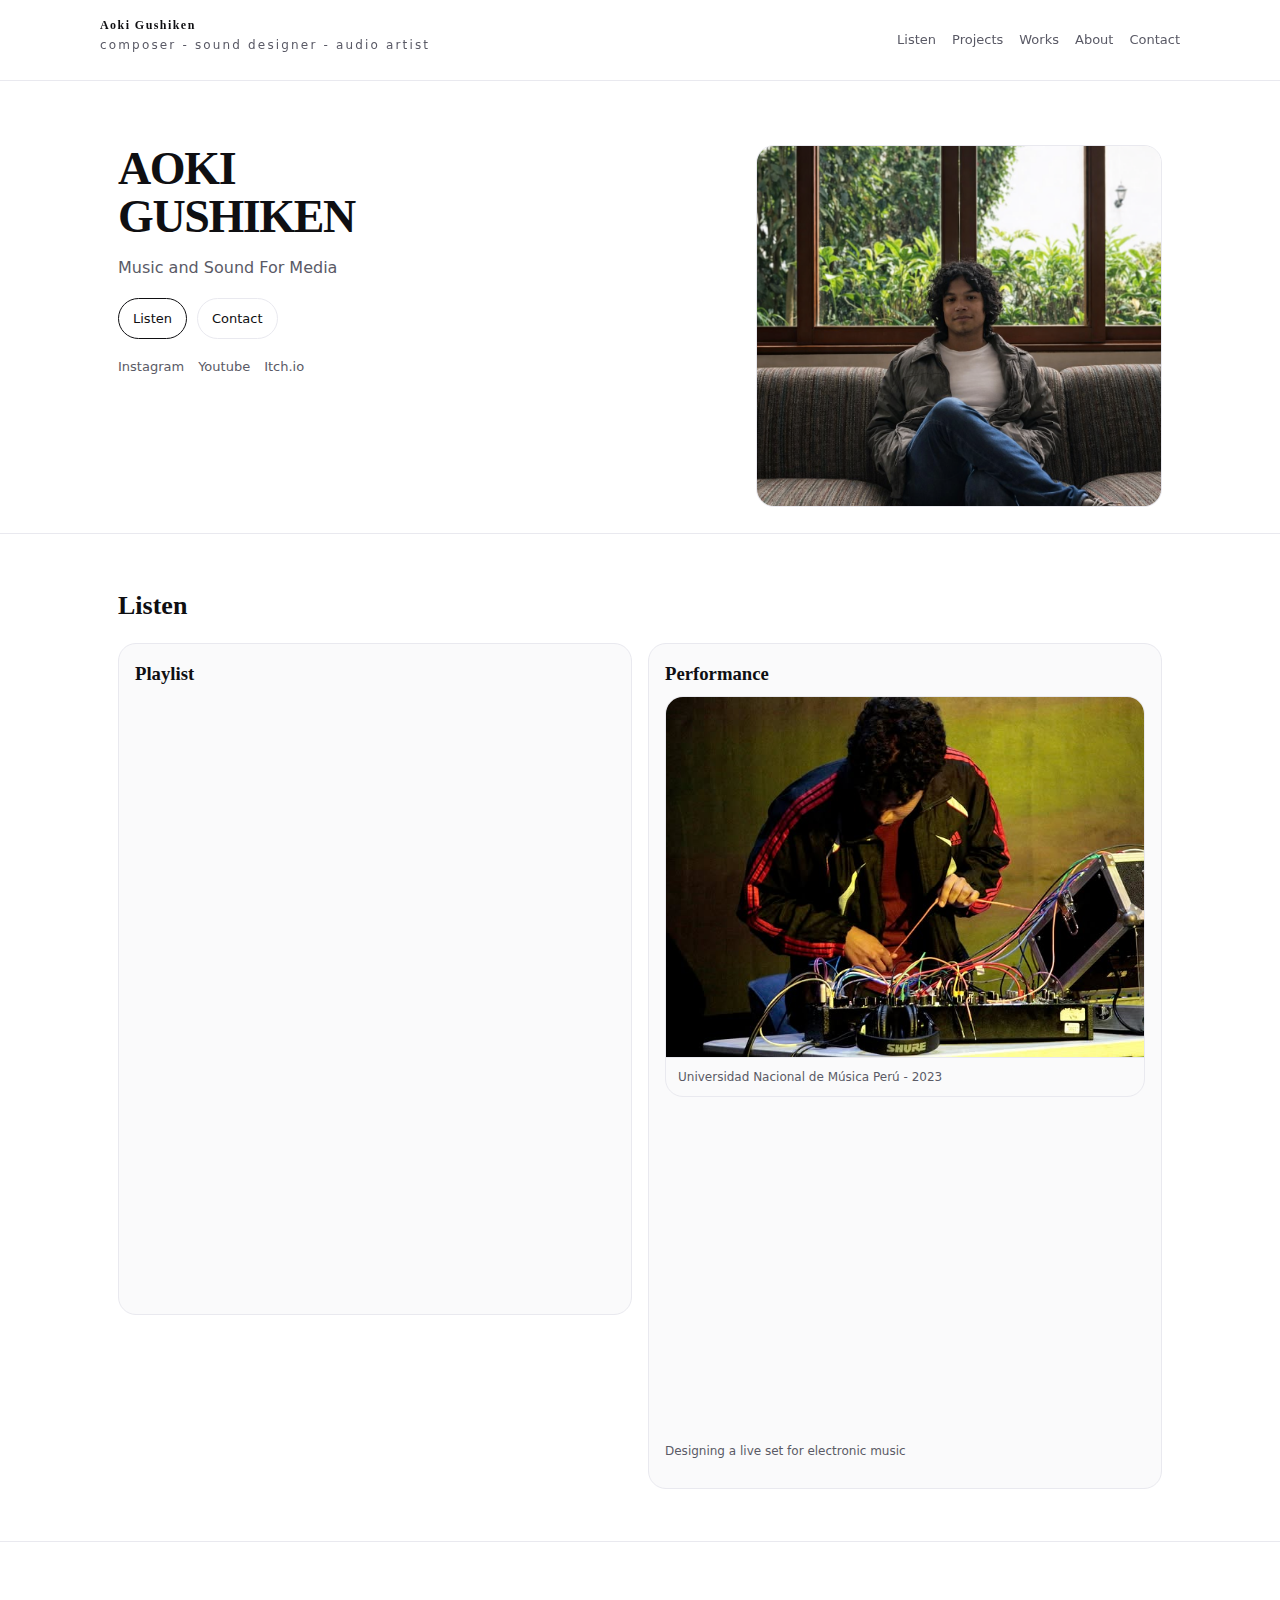
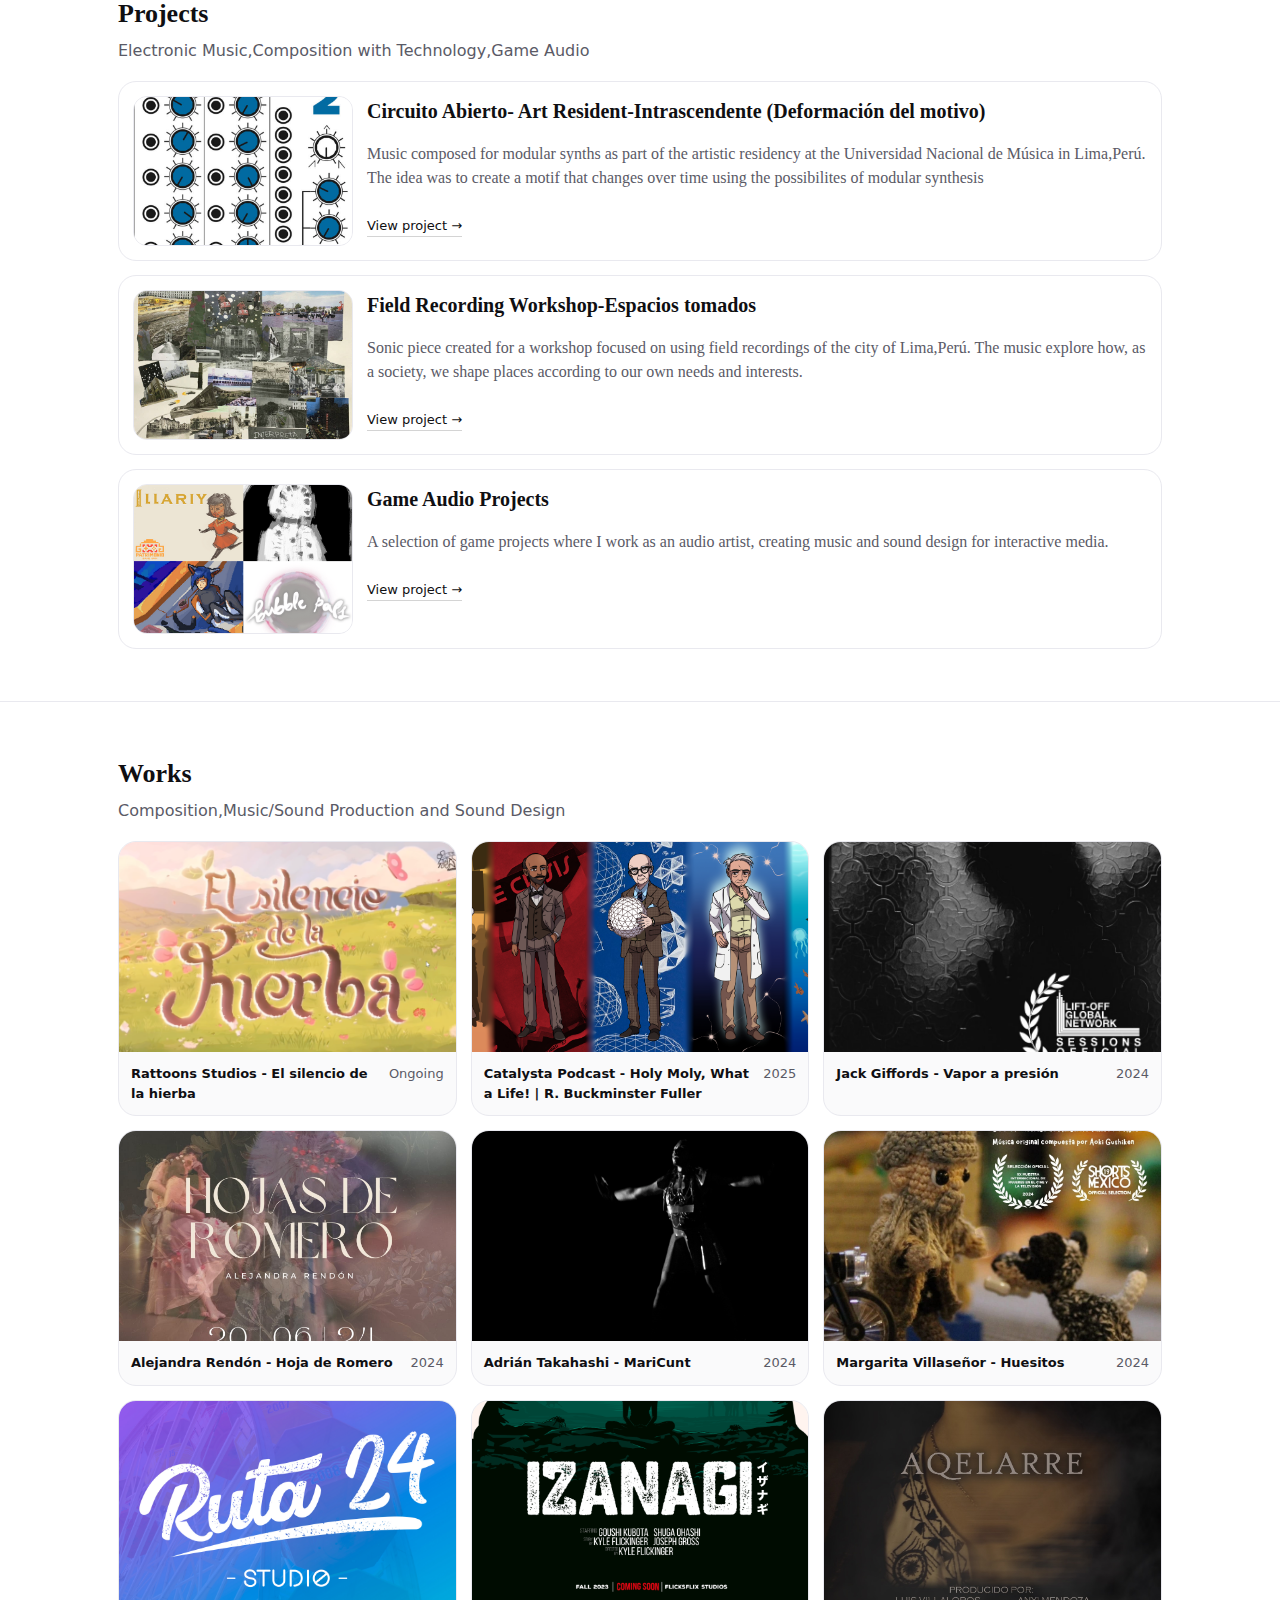
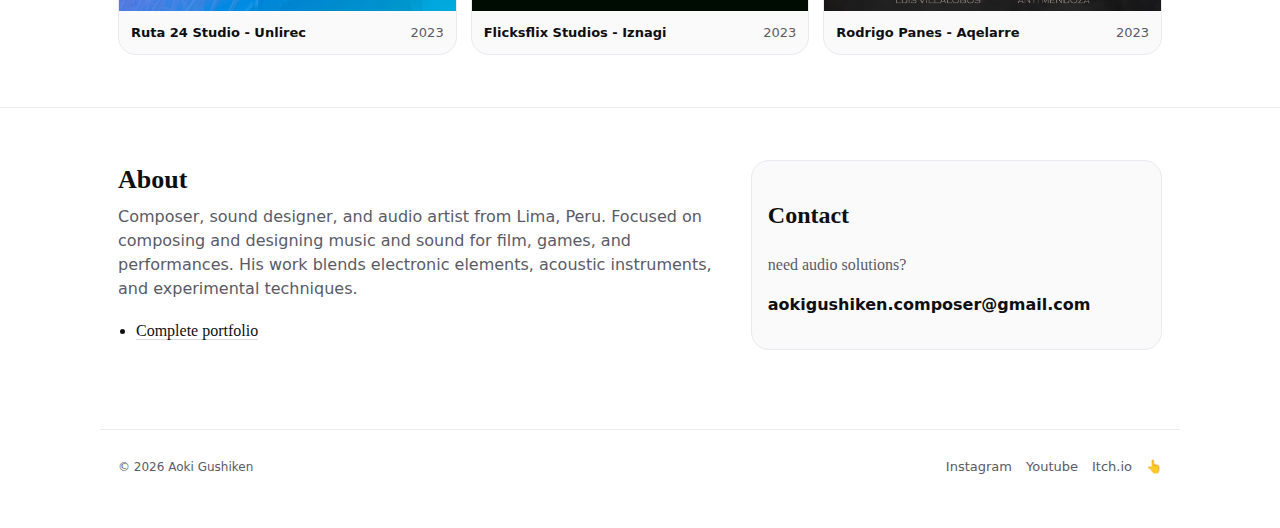
<file: index.html>
<!DOCTYPE html>
<html lang="en">
<head>
  <meta charset="utf-8" />
  <meta name="viewport" content="width=device-width,initial-scale=1" />
  <title>Aoki Gushiken — Música</title>
  <meta name="description" content="Sitio oficial: música, proyectos, álbumes, eventos y contacto." />
  <link rel="stylesheet" href="style.css" />
</head>

<body>
  <header class="header">
    <div class="wrap header__inner">
      <a class="brand" href="#top">
        <span class="brand__name">Aoki Gushiken</span>
        <!-- <span class="brand__role">composer - sound designer - audio artist</span> -->
        <span class="kicker">composer - sound designer - audio artist</span>
      </a>

      <nav class="nav" aria-label="Navegación">
        <a href="#listen">Listen</a>
        <a href="#projects">Projects</a>
        <a href="#works">Works</a>
        <a href="#about">About</a>
        <a href="#contact">Contact</a>
      </nav>

      <button class="menu" type="button" aria-label="open menuú" aria-expanded="false">Menu</button>
    </div>
  </header>

  <main id="top">
    <!-- HERO -->
    <section class="hero">
      <div class="wrap hero__grid">
        <div>
          <h1 class="title">
            AOKI<br/>
            GUSHIKEN<br/>
          </h1>
          <p class="lead">
            Music and Sound For Media 
          </p>

          <div class="cta">
            <a class="btn" href="#listen">Listen</a>
            <a class="btn btn--ghost" href="#contact">Contact</a>
          </div>

          <div class="links">
            <a href="https://www.instagram.com/san.gushito?utm_source=ig_web_button_share_sheet&igsh=ZDNlZDc0MzIxNw==" target="_blank" rel="noopener">Instagram</a>
            <a href="https://www.youtube.com/@aokigushiken2136" target="_blank" rel="noopener">Youtube</a>
            <a href="https://sangushito.itch.io/" target="_blank" rel="noopener">Itch.io</a>
          </div>
        </div>

        <figure class="hero__photo">
          <img src="assets/profile.png" alt="Foto de prensa" />
          <!-- <figcaption>Aoki Gushiken - 2025</figcaption> -->
        </figure>
      </div>
    </section>

    <!-- LISTEN -->
    <section class="section" id="listen">
      <div class="wrap">
        <div class="section__head">
          <h2>Listen</h2>
        </div>

        <div class="listen__grid">
          <div class="card">
            <h3>Playlist</h3>
            <div class="embed">
              <iframe width="100%" height="600" scrolling="yes" frameborder="no" src="https://play.reelcrafter.com/embed/8e54a412-bdcf-43e7-a01d-d23e42cbcf30"></iframe>
            </div>
          </div>

          <div class="card">
            <h3>Performance</h3>
            <figure class="hero__photo">
              <img src="assets/foto_prensa2.jpg" alt="foto prensa 2" />
              <figcaption>Universidad Nacional de Música Perú - 2023</figcaption>
            </figure>
            <iframe title="vimeo-player" src="https://player.vimeo.com/video/1151410606?h=1d41100602" width="480" height="360" frameborder="0" referrerpolicy="strict-origin-when-cross-origin" allow="autoplay; fullscreen; picture-in-picture; clipboard-write; encrypted-media; web-share" allowfullscreen></iframe>
            <p class="small muted" style="margin-top: -15px;">Designing a live set for electronic music</p>
          </div>
        </div>
      </div>
    </section>

    <!-- SELECTED projectS / PROJECTS -->
    <section class="section" id="projects">
      <div class="wrap">
        <div class="section__head">
          <h2>Projects</h2>
          <p>Electronic Music,Composition with Technology,Game Audio</p>
        </div>

        <div class="projects">
          <article class="project">
            <img src="assets/pj1.jpg" alt="Proyecto 1" />
            <div>
              <h3>Circuito Abierto- Art Resident-Intrascendente (Deformación del motivo)</h3>
              <p class="muted">Music composed for modular synths as part of the artistic residency at the Universidad Nacional de Música in Lima,Perú. The idea was to create a motif that changes over time using the possibilites of modular synthesis  </p>
              <a target="_blank" class="more" href="https://lamu.bandcamp.com/track/intrascendente-deformaci-n-del-motivo">View project →</a>
            </div>
          </article>

          <article class="project">
            <img src="assets/pj2.jpg" alt="Proyecto 2" />
            <div>
              <h3>Field Recording Workshop-Espacios tomados</h3>
              <p class="muted">Sonic piece created for a workshop focused on using field recordings of the city of Lima,Perú. The music explore how, as a society, we shape places according to our own needs and interests.</p>
              <a target="_blank" class="more" href="https://elparadero.bandcamp.com/track/espacios-tomados-aoki-gushiken">View project →</a>
            </div>
          </article>

          <article class="project">
            <img src="assets/games_portrait.png" alt="Proyecto 2" />
            <div>
              <h3>Game Audio Projects</h3>
              <p class="muted">A selection of game projects where I work as an audio artist, creating music and sound design for interactive media.</p>
              <a target="_blank" class="more" href="https://sangushito.itch.io/">View project →</a>
            </div>
          </article>
        </div>
        <!-- <div class="section__foot">
          <a class="btn btn--ghost" href="#">more</a>
        </div> -->
      </div>
    </section>

    <!-- WORKS -->
    <section class="section" id="works">
      <div class="wrap">
        <div class="section__head">
          <h2>Works</h2>
          <p>Composition,Music/Sound Production and Sound Design</p>
        </div>

        <div class="workgrid">
          <a class="work" target="_blank" href="works/work-3.html">
            <img src="assets/works/work-3.png" alt="work3" />
            <div>
              <strong>Rattoons Studios - El silencio de la hierba</strong>
              <span class="muted">Ongoing</span>
            </div>
          </a>

          <a class="work" target="_blank" href="works/work-1.html" target="_blank">
            <img src="assets/works/work-1_1.jpg" alt="work1" />
            <div>
              <strong>Catalysta Podcast - Holy Moly, What a Life! | R. Buckminster Fuller</strong>
              <span class="muted">2025</span>
            </div>
          </a>

          <a class="work" target="_blank" href="works/work-2.html">
            <img src="assets/works/work-2.jpg" alt="work2" />
            <div>
              <strong>Jack Giffords - Vapor a presión</strong>
              <span class="muted">2024</span>
            </div>
          </a>

          <a class="work" target="_blank" href="works/work-4.html">
            <img src="assets/works/work-4.jpeg" alt="work4" />
            <div>
              <strong>Alejandra Rendón - Hoja de Romero</strong>
              <span class="muted">2024</span>
            </div>
          </a>

          <a class="work" target="_blank" href="works/work-5.html">
            <img src="assets/works/work-5_1.jpg" alt="work5" />
            <div>
              <strong>Adrián Takahashi - MariCunt</strong>
              <span class="muted">2024</span>
            </div>
          </a>

          <a class="work" target="_blank" href="works/work-6.html">
            <img src="assets/works/work-6.jpg" alt="work6" />
            <div>
              <strong>Margarita Villaseñor - Huesitos</strong>
              <span class="muted">2024</span>
            </div>
          </a>

          <a class="work" target="_blank" href="works/work-7.html">
            <img src="assets/works/work-7.jpg" alt="work7" />
            <div>
              <strong>Ruta 24 Studio - Unlirec</strong>
              <span class="muted">2023</span>
            </div>
          </a>

          <a class="work" target="_blank" href="works/work-8.html">
            <img src="assets/works/work-8.png" style="object-position: bottom;" alt="work8" />
            <div>
              <strong>Flicksflix Studios - Iznagi</strong>
              <span class="muted">2023</span>
            </div>
          </a>

          <a class="work" target="_blank" href="works/work-9.html">
            <img src="assets/works/work-9.jpg" style="object-position: bottom;" alt="work8" />
            <div>
              <strong>Rodrigo Panes - Aqelarre</strong>
              <span class="muted">2023</span>
            </div>
          </a>

        </div>
      </div>
    </section>

    <!-- ABOUT / CONTACT -->
    <section class="section" id="about">
      <div class="wrap split">
        <div>
          <div class="section__head">
            <h2>About</h2>
            <p>Composer, sound designer, and audio artist from Lima, Peru.
              Focused on composing and designing music and sound for film, games, and performances.
              His work blends electronic elements, acoustic instruments, and experimental techniques. </p>
          </div>

          <p>
            
          </p>

          <ul class="list">
            <!-- <li><a href="CV">CV / Press kit (PDF)</a></li> -->
            <li><a href="https://aokigushiken.com/index.html#works">Complete portfolio</a></li>
          </ul>
        </div>

        <div class="card" id="contact">
          <h2>Contact</h2>
          <p class="muted">need audio solutions?</p>
          <p class="contactline">
            <a href="mailto:aokigushiken.composer@gmail.com"><strong>aokigushiken.composer@gmail.com</strong></a>
          </p>
        </div>
      </div>
    </section>
  </main>

  <footer class="footer">
    <div class="wrap footer__inner">
      <p class="small muted">© <span id="y"></span> Aoki Gushiken</p>
      <div class="links">
        <a href="https://www.instagram.com/san.gushito?utm_source=ig_web_button_share_sheet&igsh=ZDNlZDc0MzIxNw==" target="_blank" rel="noopener">Instagram</a>
        <a href="https://www.youtube.com/@aokigushiken2136" target="_blank" rel="noopener">Youtube</a>
        <a href="https://sangushito.itch.io/" target="_blank" rel="noopener">Itch.io</a>
        <a href="#top">👆</a>
      </div>
    </div>
  </footer>

  <script>
    document.getElementById("y").textContent = new Date().getFullYear();
    const btn = document.querySelector(".menu");
    const nav = document.querySelector(".nav");
    btn.addEventListener("click", () => {
      const open = nav.classList.toggle("nav--open");
      btn.setAttribute("aria-expanded", String(open));
    });
  </script>
</body>
</html>
</file>
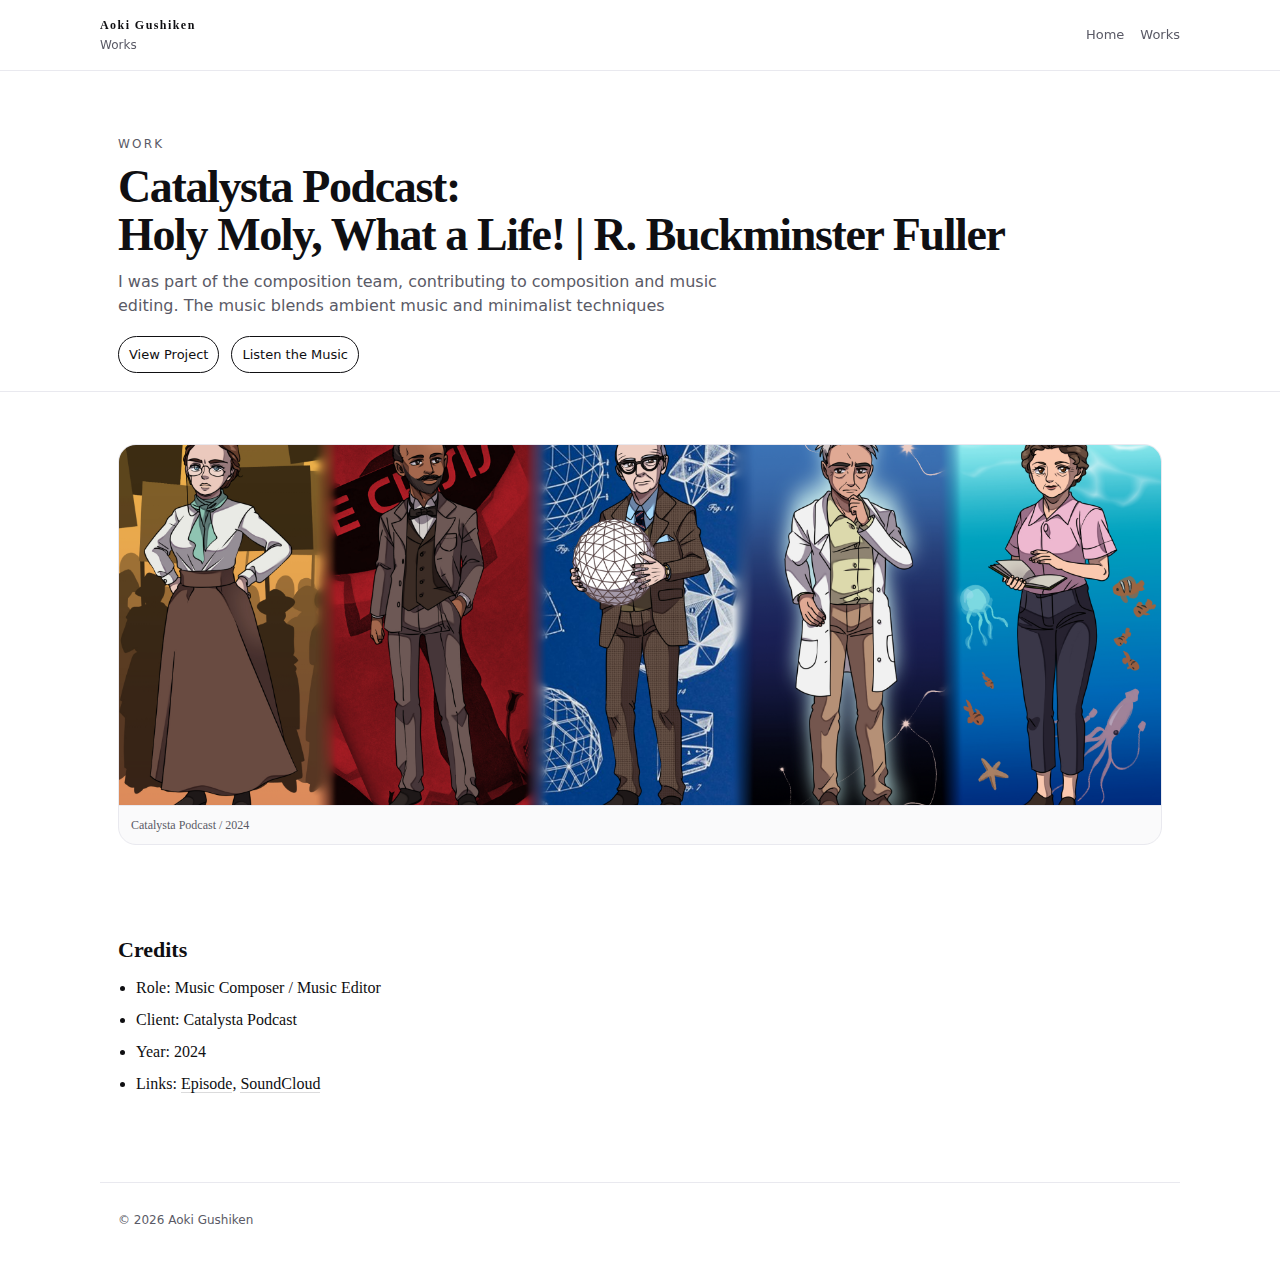
<file: works/work-1.html>
<!doctype html>
<html lang="en">
<head>
  <meta charset="utf-8" />
  <meta name="viewport" content="width=device-width,initial-scale=1" />
  <title>Work: Holy Moly, What a Life! | R. Buckminster Fuller</title>
  <link rel="stylesheet" href="style.css" />
</head>
<body>
  <header class="header">
    <div class="wrap header__inner">
      <a class="brand" href="../index.html#works">
        <span class="brand__name">Aoki Gushiken</span>
        <span class="brand__role">Works</span>
      </a>
      <nav class="nav">
        <a href="../index.html">Home</a>
        <a href="../index.html#works">Works</a>
      </nav>
      <button class="menu" type="button" aria-label="Abrir menú" aria-expanded="false">Menu</button>
    </div>
  </header>

  <main>
    <section class="hero" style="padding-bottom:18px">
      <div class="wrap">
        <p class="kicker">WORK</p>
        <h1 class="title" style="margin-bottom:10px">Catalysta Podcast:<br/> Holy Moly, What a Life! | R. Buckminster Fuller</h1>
        <p class="lead">I was part of the composition team, contributing to composition and music editing. The music blends ambient music and minimalist techniques</p>

        <div class="workcard__links" style="margin-top:18px">
          <a class="pill" href="https://open.spotify.com/episode/0VietcxjSfb50L20jzbrWY" target="_blank" rel="noopener">View Project</a>
          <a class="pill" href="https://soundcloud.com/aoki-gushiken/sets/catalysta-podcast-holy-moly-what-a-life-r-buckminster-fuller-selected-cues" target="_blank" rel="noopener">Listen the Music</a>
          <!-- <a class="textlink" href="./">← Volver a Works</a> -->
        </div>
      </div>
    </section>

    <section class="section">
    <div class="wrap">
    <figure class="banner">
      <img src="../assets/works/work-1_1.jpg" alt="Banner visual" />
      <figcaption>Catalysta Podcast / 2024</figcaption>
    </figure>
    </div>
    </section>

    <section class="section" style="border-top:none; padding-top:18px">
      <div class="wrap">
        <div style="margin-top:18px; max-width:70ch">
          <h2 style="margin:0 0 8px; font-size:22px">Credits</h2>
          <ul class="list">
            <li>Role: Music Composer / Music Editor</li>
            <li>Client: Catalysta Podcast</li>
            <li>Year: 2024</li>
            <li>Links: <a target="_blank" href="https://open.spotify.com/episode/0VietcxjSfb50L20jzbrWY" class="textlink">Episode</a>, <a target="_blank" href="https://soundcloud.com/aoki-gushiken/sets/catalysta-podcast-holy-moly-what-a-life-r-buckminster-fuller-selected-cues" class="textlink">SoundCloud</a></li>
          </ul>
        </div>
      </div>
    </section>
  </main>

  <footer class="footer">
    <div class="wrap footer__inner">
      <p class="small muted">© <span id="y"></span> Aoki Gushiken</p>
    </div>
  </footer>

  <script>
    document.getElementById("y").textContent = new Date().getFullYear();
    const btn = document.querySelector(".menu");
    const nav = document.querySelector(".nav");
    btn.addEventListener("click", () => {
      const open = nav.classList.toggle("nav--open");
      btn.setAttribute("aria-expanded", String(open));
    });
  </script>
</body>
</html>
</file>
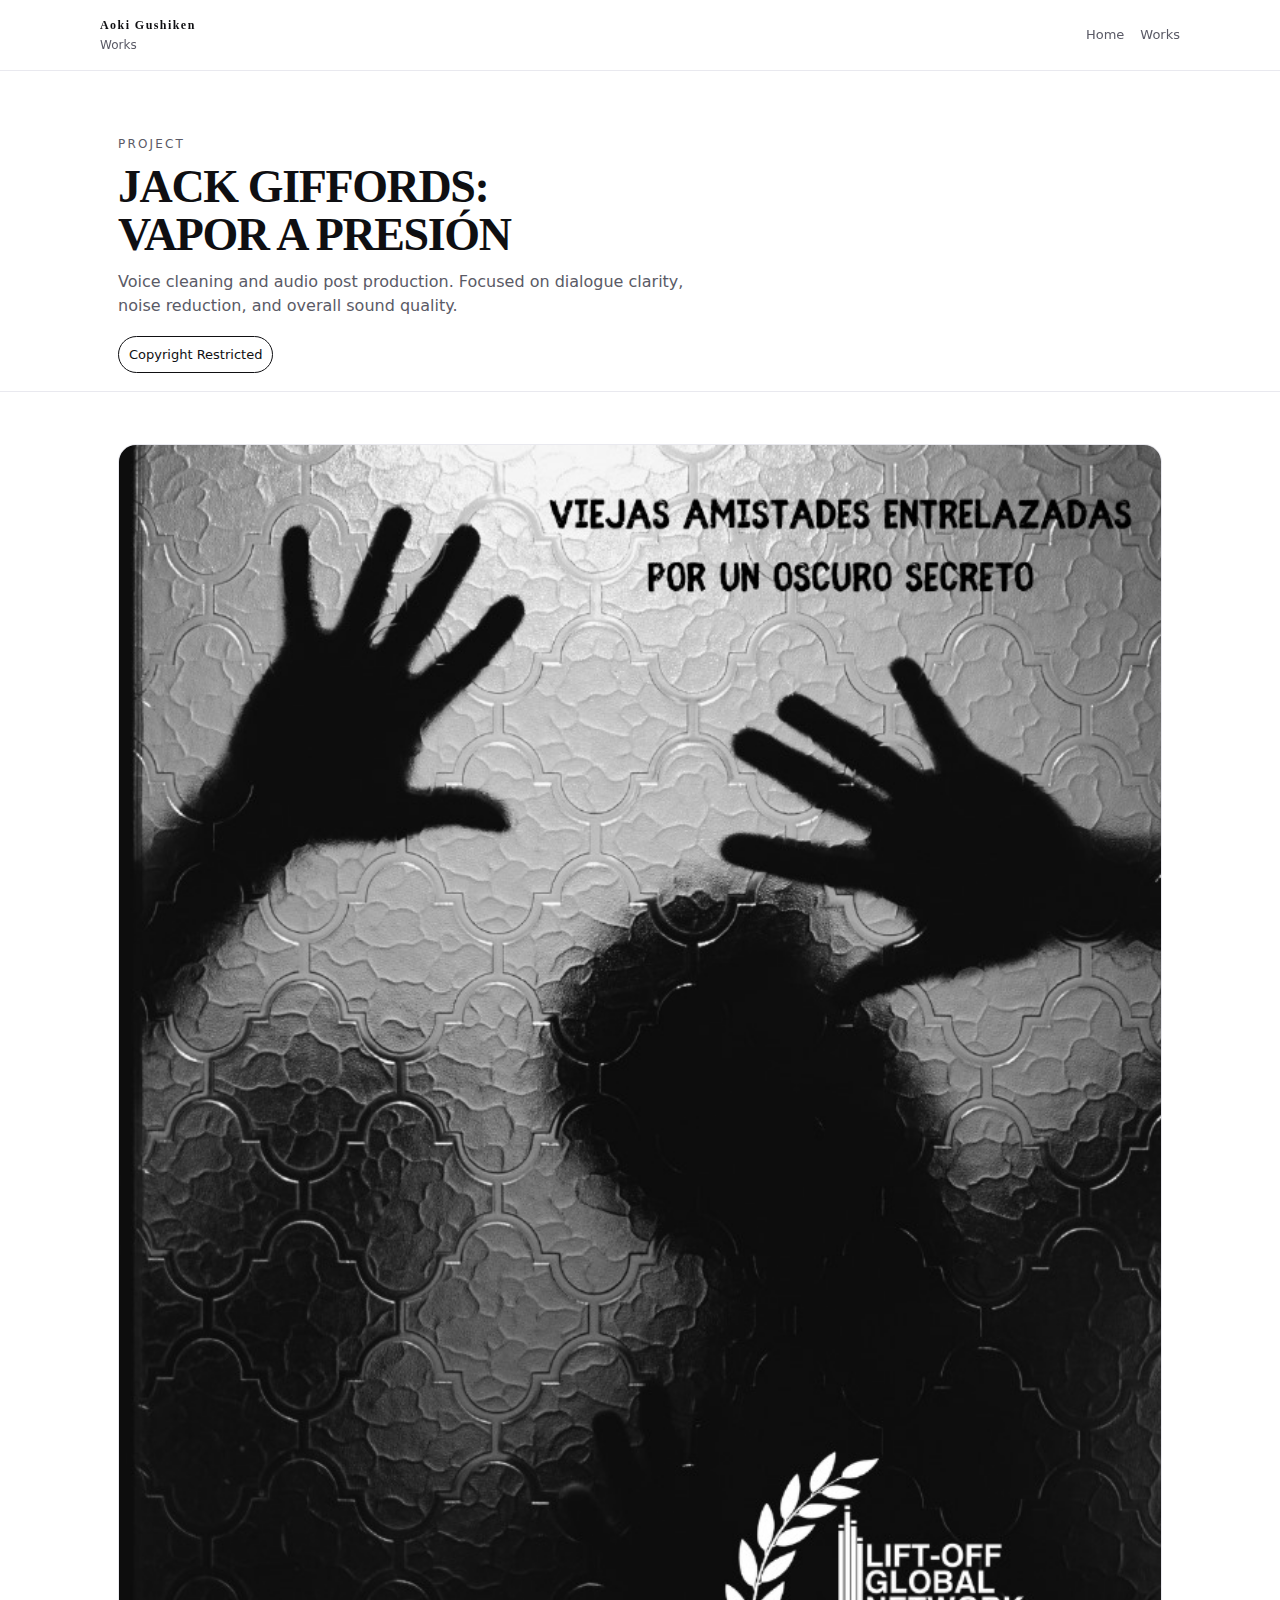
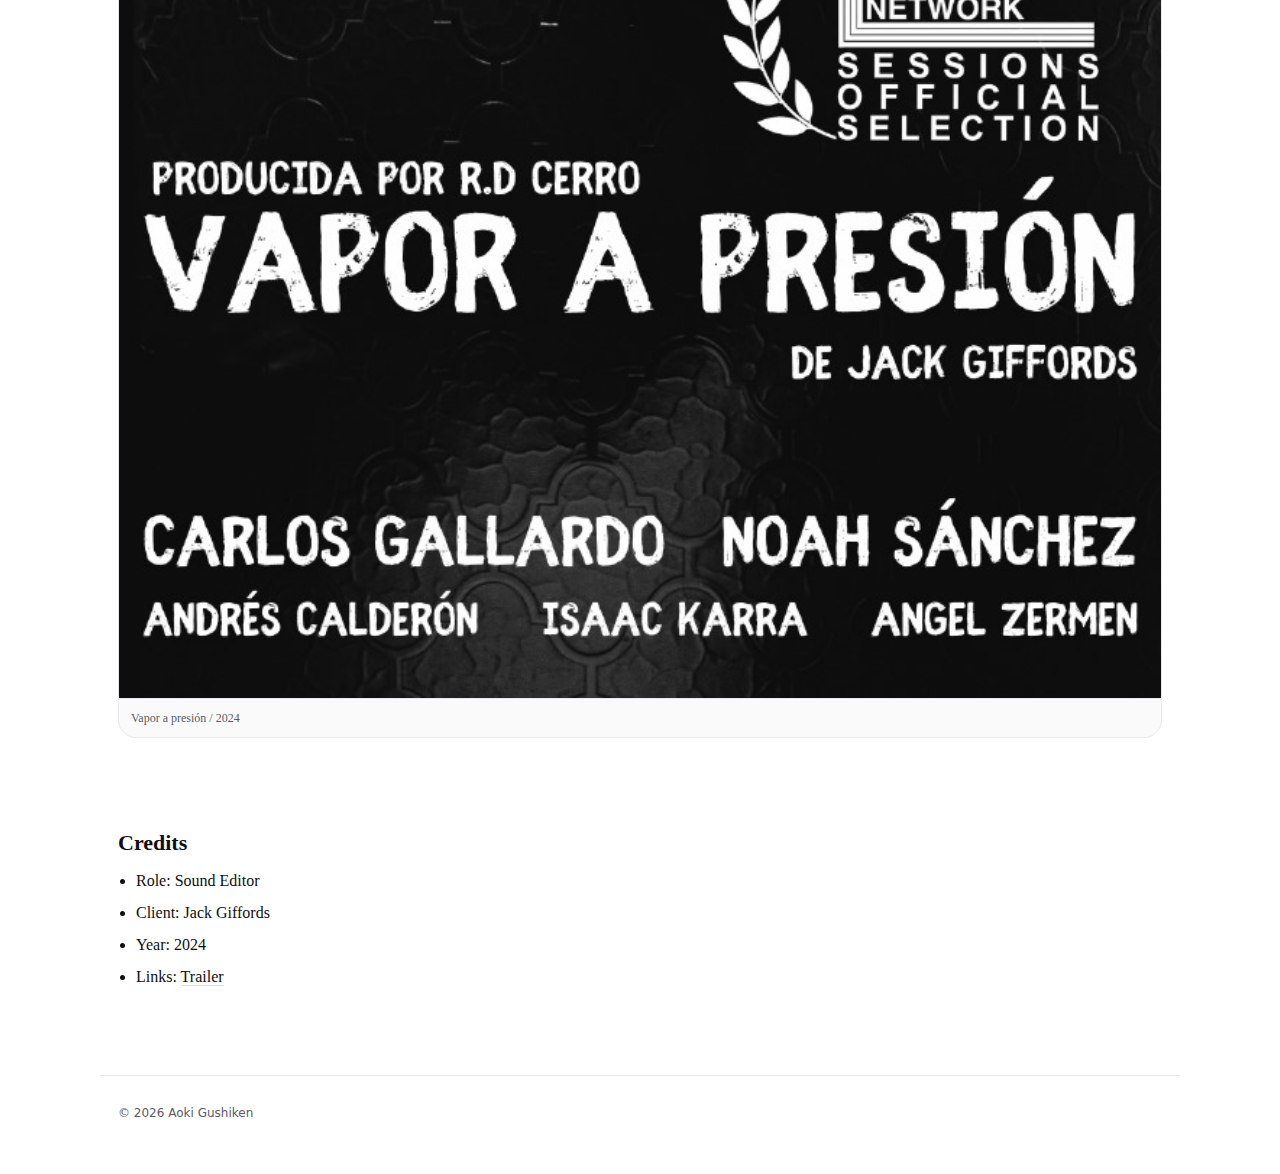
<file: works/work-2.html>
<!doctype html>
<html lang="en">
<head>
  <meta charset="utf-8" />
  <meta name="viewport" content="width=device-width,initial-scale=1" />
  <title>Work: Vapor bajo presión</title>
  <link rel="stylesheet" href="style.css" />
</head>
<body>
  <header class="header">
    <div class="wrap header__inner">
      <a class="brand" href="../index.html#works">
        <span class="brand__name">Aoki Gushiken</span>
        <span class="brand__role">Works</span>
      </a>
      <nav class="nav">
        <a href="../index.html">Home</a>
        <a href="../index.html#works">Works</a>
      </nav>
      <button class="menu" type="button" aria-label="Abrir menú" aria-expanded="false">Menu</button>
    </div>
  </header>

  <main>
    <section class="hero" style="padding-bottom:18px">
      <div class="wrap">
        <p class="kicker">PROJECT</p>
        <h1 class="title" style="margin-bottom:10px">JACK GIFFORDS: <br/> VAPOR A PRESIÓN </h1>
        <p class="lead">Voice cleaning and audio post production. Focused on dialogue clarity, noise reduction, and overall sound quality.</p>

        <div class="workcard__links" style="margin-top:18px">
          <a class="pill" href="#" rel="noopener">Copyright Restricted</a>
          <!-- <a class="textlink" href="./">← Volver a Works</a> -->
        </div>
      </div>
    </section>

    <section class="section">
    <div class="wrap">
    <figure class="banner2">
      <img src="../assets/works/work-2.jpg" alt="Banner visual" />
      <figcaption>Vapor a presión / 2024</figcaption>
    </figure>
    </div>
    </section>

    <section class="section" style="border-top:none; padding-top:18px">
      <div class="wrap">
        <div style="margin-top:18px; max-width:70ch">
          <h2 style="margin:0 0 8px; font-size:22px">Credits</h2>
          <ul class="list">
            <li>Role: Sound Editor</li>
            <li>Client: Jack Giffords</li>
            <li>Year: 2024</li>
            <li>Links: <a href="#" class="textlink">Trailer</a></li>
          </ul>
        </div>
      </div>
    </section>
  </main>

  <footer class="footer">
    <div class="wrap footer__inner">
      <p class="small muted">© <span id="y"></span> Aoki Gushiken</p>
    </div>
  </footer>

  <script>
    document.getElementById("y").textContent = new Date().getFullYear();
    const btn = document.querySelector(".menu");
    const nav = document.querySelector(".nav");
    btn.addEventListener("click", () => {
      const open = nav.classList.toggle("nav--open");
      btn.setAttribute("aria-expanded", String(open));
    });
  </script>
</body>
</html>
</file>
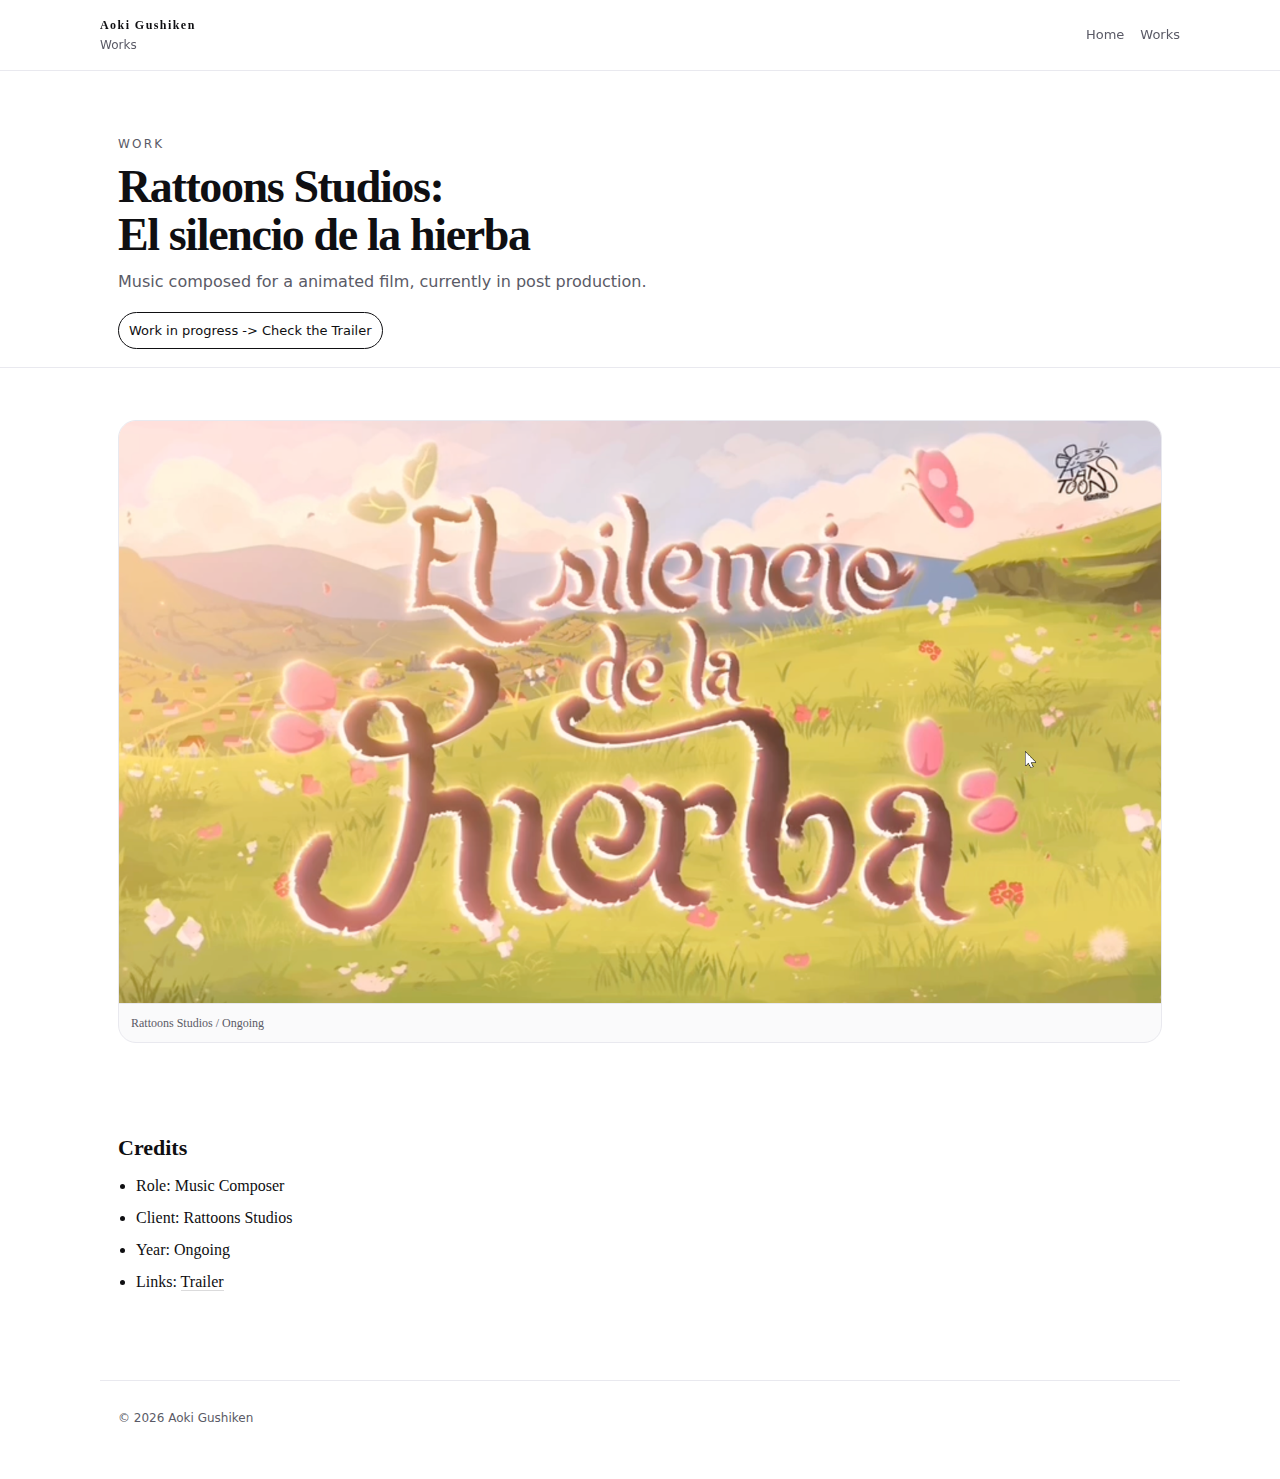
<file: works/work-3.html>
<!doctype html>
<html lang="en">
<head>
  <meta charset="utf-8" />
  <meta name="viewport" content="width=device-width,initial-scale=1" />
  <title>Work: El silencio de la hierba</title>
  <link rel="stylesheet" href="style.css" />
</head>
<body>
  <header class="header">
    <div class="wrap header__inner">
      <a class="brand" href="../index.html#works">
        <span class="brand__name">Aoki Gushiken</span>
        <span class="brand__role">Works</span>
      </a>
      <nav class="nav">
        <a href="../index.html">Home</a>
        <a href="../index.html#works">Works</a>
      </nav>
      <button class="menu" type="button" aria-label="Abrir menú" aria-expanded="false">Menu</button>
    </div>
  </header>

  <main>
    <section class="hero" style="padding-bottom:18px">
      <div class="wrap">
        <p class="kicker">WORK</p>
        <h1 class="title" style="margin-bottom:10px">Rattoons Studios:<br/> El silencio de la hierba</h1>
        <p class="lead">Music composed for a animated film, currently in post production.</p>

        <div class="workcard__links" style="margin-top:18px">
          <a class="pill" href="https://www.instagram.com/p/DD0L1cOyEH_/" target="_blank" rel="noopener">Work in progress -> Check the Trailer</a>
          <!-- <a class="textlink" href="./">← Volver a Works</a> -->
        </div>
      </div>
    </section>

    <section class="section">
    <div class="wrap">
    <figure class="banner2">
      <img src="../assets/works/work-3.png" alt="Banner visual" />
      <figcaption>Rattoons Studios / Ongoing</figcaption>
    </figure>
    </div>
    </section>

    <section class="section" style="border-top:none; padding-top:18px">
      <div class="wrap">
        <div style="margin-top:18px; max-width:70ch">
          <h2 style="margin:0 0 8px; font-size:22px">Credits</h2>
          <ul class="list">
            <li>Role: Music Composer</li>
            <li>Client: Rattoons Studios</li>
            <li>Year: Ongoing</li>
            <li>Links: <a target="_blank" href="https://www.instagram.com/p/DD0L1cOyEH_/" class="textlink">Trailer</a></li>
          </ul>
        </div>
      </div>
    </section>
  </main>

  <footer class="footer">
    <div class="wrap footer__inner">
      <p class="small muted">© <span id="y"></span> Aoki Gushiken</p>
    </div>
  </footer>

  <script>
    document.getElementById("y").textContent = new Date().getFullYear();
    const btn = document.querySelector(".menu");
    const nav = document.querySelector(".nav");
    btn.addEventListener("click", () => {
      const open = nav.classList.toggle("nav--open");
      btn.setAttribute("aria-expanded", String(open));
    });
  </script>
</body>
</html>
</file>
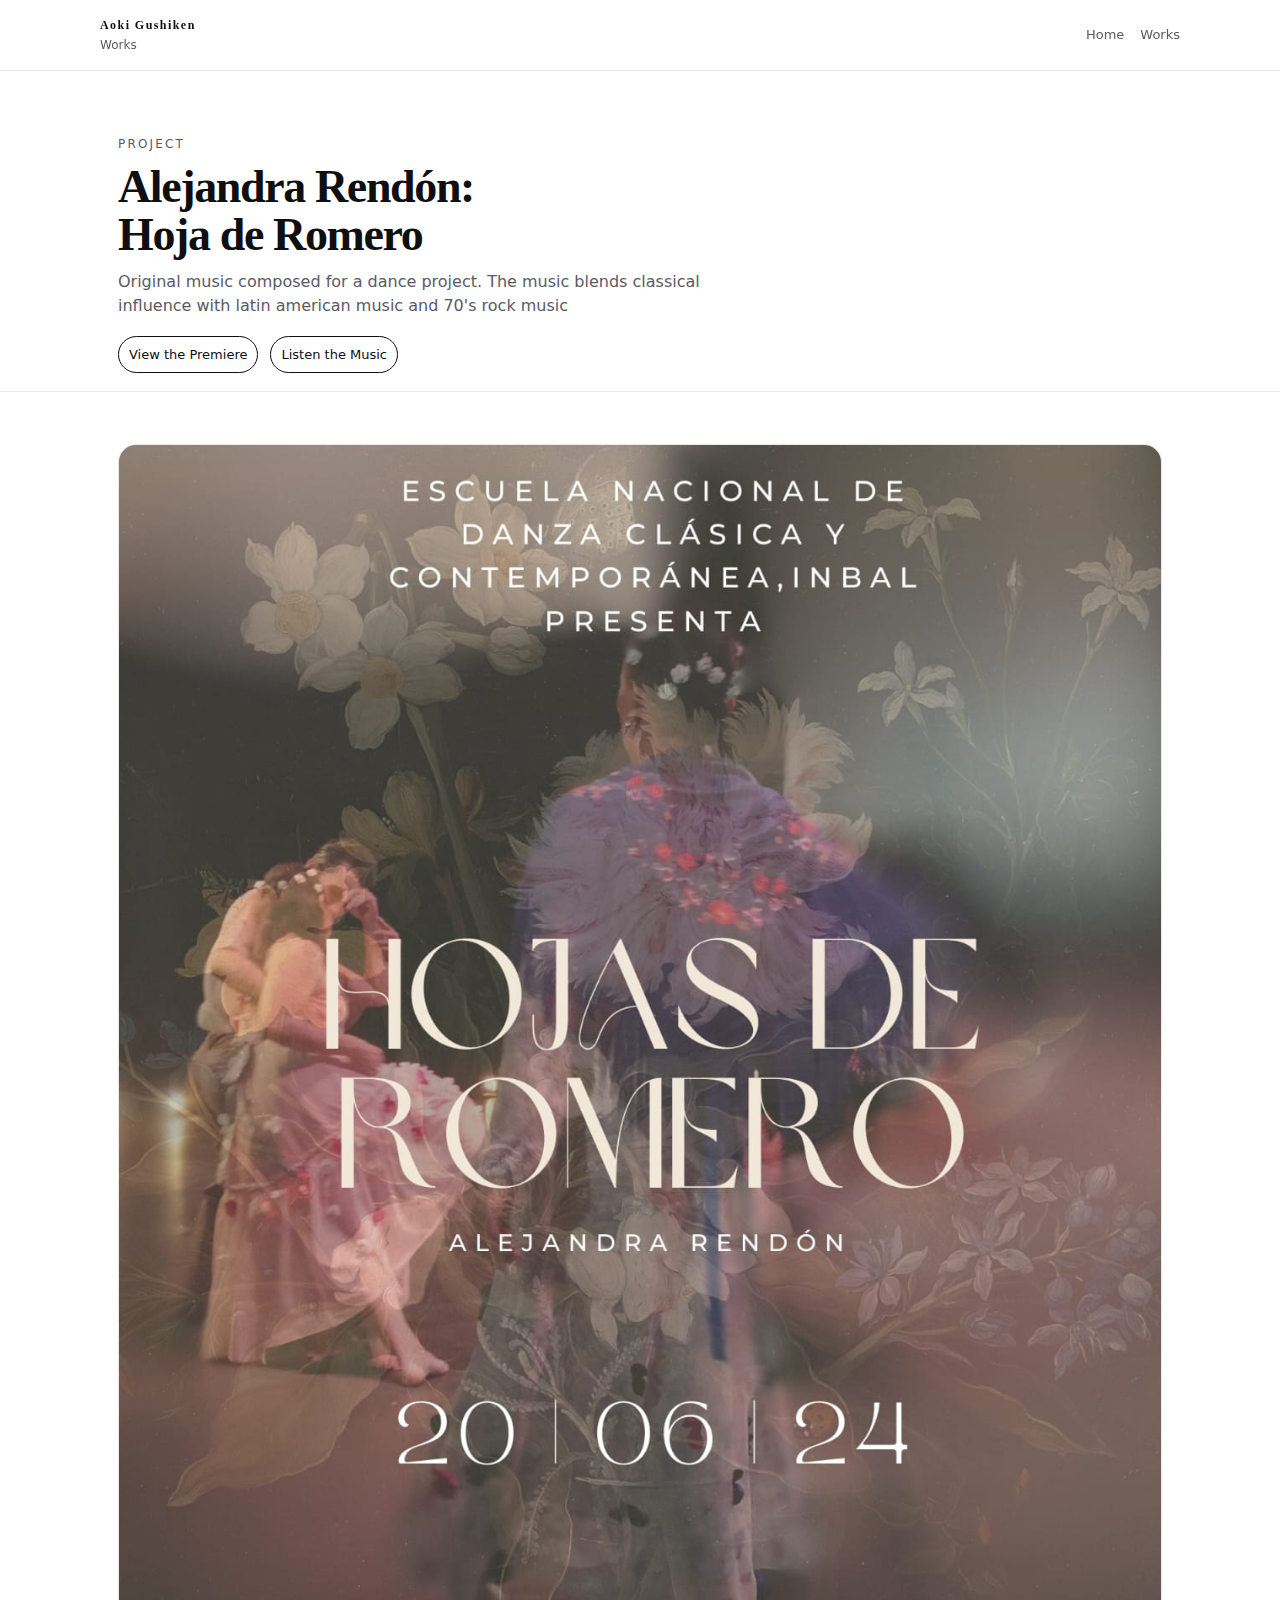
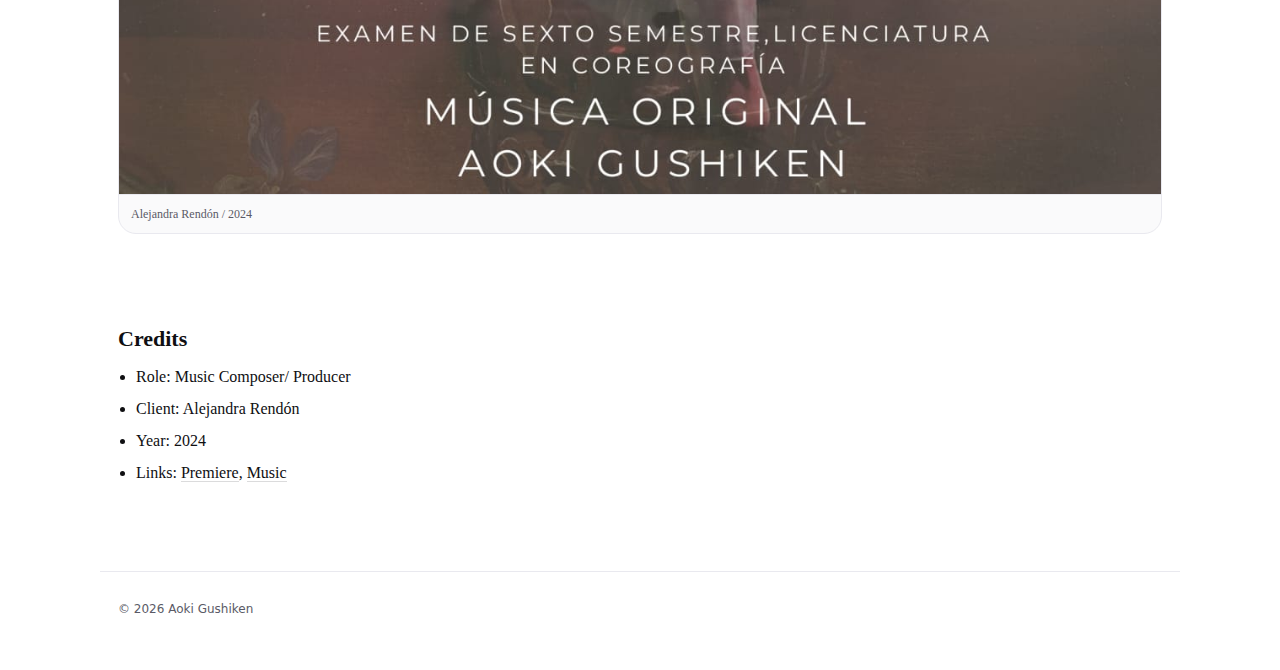
<file: works/work-4.html>
<!doctype html>
<html lang="en">
<head>
  <meta charset="utf-8" />
  <meta name="viewport" content="width=device-width,initial-scale=1" />
  <title>Work: Hojas de Romero</title>
  <link rel="stylesheet" href="style.css" />
</head>
<body>
  <header class="header">
    <div class="wrap header__inner">
      <a class="brand" href="../index.html#works">
        <span class="brand__name">Aoki Gushiken</span>
        <span class="brand__role">Works</span>
      </a>
      <nav class="nav">
        <a href="../index.html">Home</a>
        <a href="../index.html#works">Works</a>
      </nav>
      <button class="menu" type="button" aria-label="Abrir menú" aria-expanded="false">Menu</button>
    </div>
  </header>

  <main>
    <section class="hero" style="padding-bottom:18px">
      <div class="wrap">
        <p class="kicker">PROJECT</p>
        <h1 class="title" style="margin-bottom:10px">Alejandra Rendón:<br/> Hoja de Romero</h1>
        <p class="lead">Original music composed for a dance project. The music blends classical influence with latin american music and 70's rock music</p>

        <div class="workcard__links" style="margin-top:18px">
          <a class="pill" href="https://drive.google.com/file/d/1G8rCYSShPJa51pYrTsUpNjeQFcxtlr65/view?t=3" target="_blank" rel="noopener">View the Premiere</a>
          <a class="pill" href="https://soundcloud.com/aoki-gushiken/sets/hojas-de-romero-original-music" target="_blank" rel="noopener">Listen the Music</a>
          <!-- <a class="textlink" href="./">← Volver a Works</a> -->
        </div>
      </div>
    </section>

    <section class="section">
    <div class="wrap">
    <figure class="banner2">
      <img src="../assets/works/work-4.jpeg" alt="Banner visual" />
      <figcaption>Alejandra Rendón / 2024</figcaption>
    </figure>
    </div>
    </section>

    <section class="section" style="border-top:none; padding-top:18px">
      <div class="wrap">
        <div style="margin-top:18px; max-width:70ch">
          <h2 style="margin:0 0 8px; font-size:22px">Credits</h2>
          <ul class="list">
            <li>Role: Music Composer/ Producer</li>
            <li>Client: Alejandra Rendón</li>
            <li>Year: 2024</li>
            <li>Links: <a target="_blank" href="https://drive.google.com/file/d/1G8rCYSShPJa51pYrTsUpNjeQFcxtlr65/view?t=3" class="textlink">Premiere</a>, <a target="_blank" href="https://soundcloud.com/aoki-gushiken/sets/hojas-de-romero-original-music" class="textlink">Music</a></li>
          </ul>
        </div>
      </div>
    </section>
  </main>

  <footer class="footer">
    <div class="wrap footer__inner">
      <p class="small muted">© <span id="y"></span> Aoki Gushiken</p>
    </div>
  </footer>

  <script>
    document.getElementById("y").textContent = new Date().getFullYear();
    const btn = document.querySelector(".menu");
    const nav = document.querySelector(".nav");
    btn.addEventListener("click", () => {
      const open = nav.classList.toggle("nav--open");
      btn.setAttribute("aria-expanded", String(open));
    });
  </script>
</body>
</html>
</file>
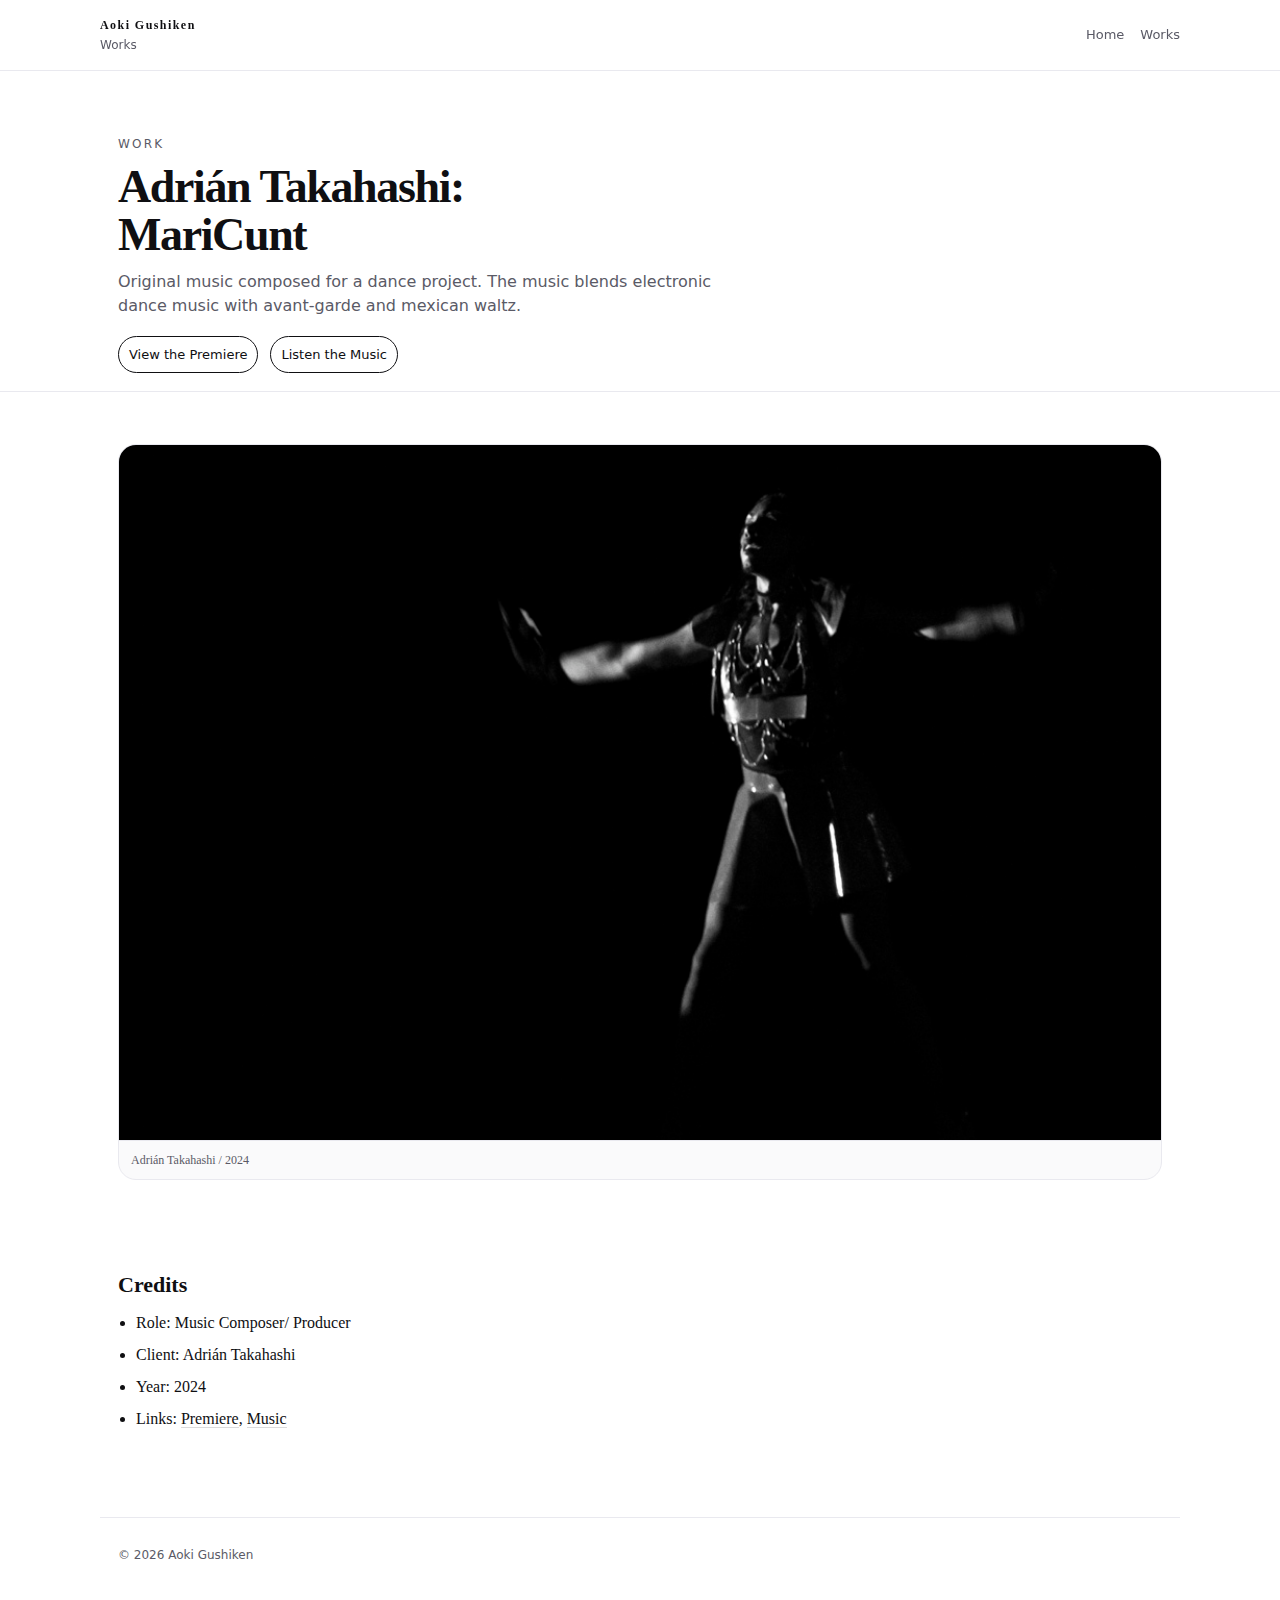
<file: works/work-5.html>
<!doctype html>
<html lang="en">
<head>
  <meta charset="utf-8" />
  <meta name="viewport" content="width=device-width,initial-scale=1" />
  <title>Work: Hojas de Romero</title>
  <link rel="stylesheet" href="style.css" />
</head>
<body>
  <header class="header">
    <div class="wrap header__inner">
      <a class="brand" href="../index.html#works">
        <span class="brand__name">Aoki Gushiken</span>
        <span class="brand__role">Works</span>
      </a>
      <nav class="nav">
        <a href="../index.html">Home</a>
        <a href="../index.html#works">Works</a>
      </nav>
      <button class="menu" type="button" aria-label="Abrir menú" aria-expanded="false">Menu</button>
    </div>
  </header>

  <main>
    <section class="hero" style="padding-bottom:18px">
      <div class="wrap">
        <p class="kicker">WORK</p>
        <h1 class="title" style="margin-bottom:10px">Adrián Takahashi: <br/> MariCunt</h1>
        <p class="lead">Original music composed for a dance project. The music blends electronic dance music with avant-garde and mexican waltz.</p>

        <div class="workcard__links" style="margin-top:18px">
          <a class="pill" href="https://drive.google.com/file/d/1gKCD_AzxZk7Tso_TR2r0Nw180NbcpHbK/view?t=3" target="_blank" rel="noopener">View the Premiere</a>
          <a class="pill" href="https://soundcloud.com/aoki-gushiken/sets/maricunt-original-music" target="_blank" rel="noopener">Listen the Music</a>
          <!-- <a class="textlink" href="./">← Volver a Works</a> -->
        </div>
      </div>
    </section>

    <section class="section">
    <div class="wrap">
    <figure class="banner2">
      <img src="../assets/works/work-5_1.jpg" alt="Banner visual" />
      <figcaption>Adrián Takahashi / 2024</figcaption>
    </figure>
    </div>
    </section>

    <section class="section" style="border-top:none; padding-top:18px">
      <div class="wrap">
        <div style="margin-top:18px; max-width:70ch">
          <h2 style="margin:0 0 8px; font-size:22px">Credits</h2>
          <ul class="list">
            <li>Role: Music Composer/ Producer</li>
            <li>Client: Adrián Takahashi</li>
            <li>Year: 2024</li>
            <li>Links: <a target="_blank" href="https://drive.google.com/file/d/1gKCD_AzxZk7Tso_TR2r0Nw180NbcpHbK/view?t=3" class="textlink">Premiere</a>, <a target="_blank" href="https://soundcloud.com/aoki-gushiken/sets/maricunt-original-music" class="textlink">Music</a></li>
          </ul>
        </div>
      </div>
    </section>
  </main>

  <footer class="footer">
    <div class="wrap footer__inner">
      <p class="small muted">© <span id="y"></span> Aoki Gushiken</p>
    </div>
  </footer>

  <script>
    document.getElementById("y").textContent = new Date().getFullYear();
    const btn = document.querySelector(".menu");
    const nav = document.querySelector(".nav");
    btn.addEventListener("click", () => {
      const open = nav.classList.toggle("nav--open");
      btn.setAttribute("aria-expanded", String(open));
    });
  </script>
</body>
</html>
</file>
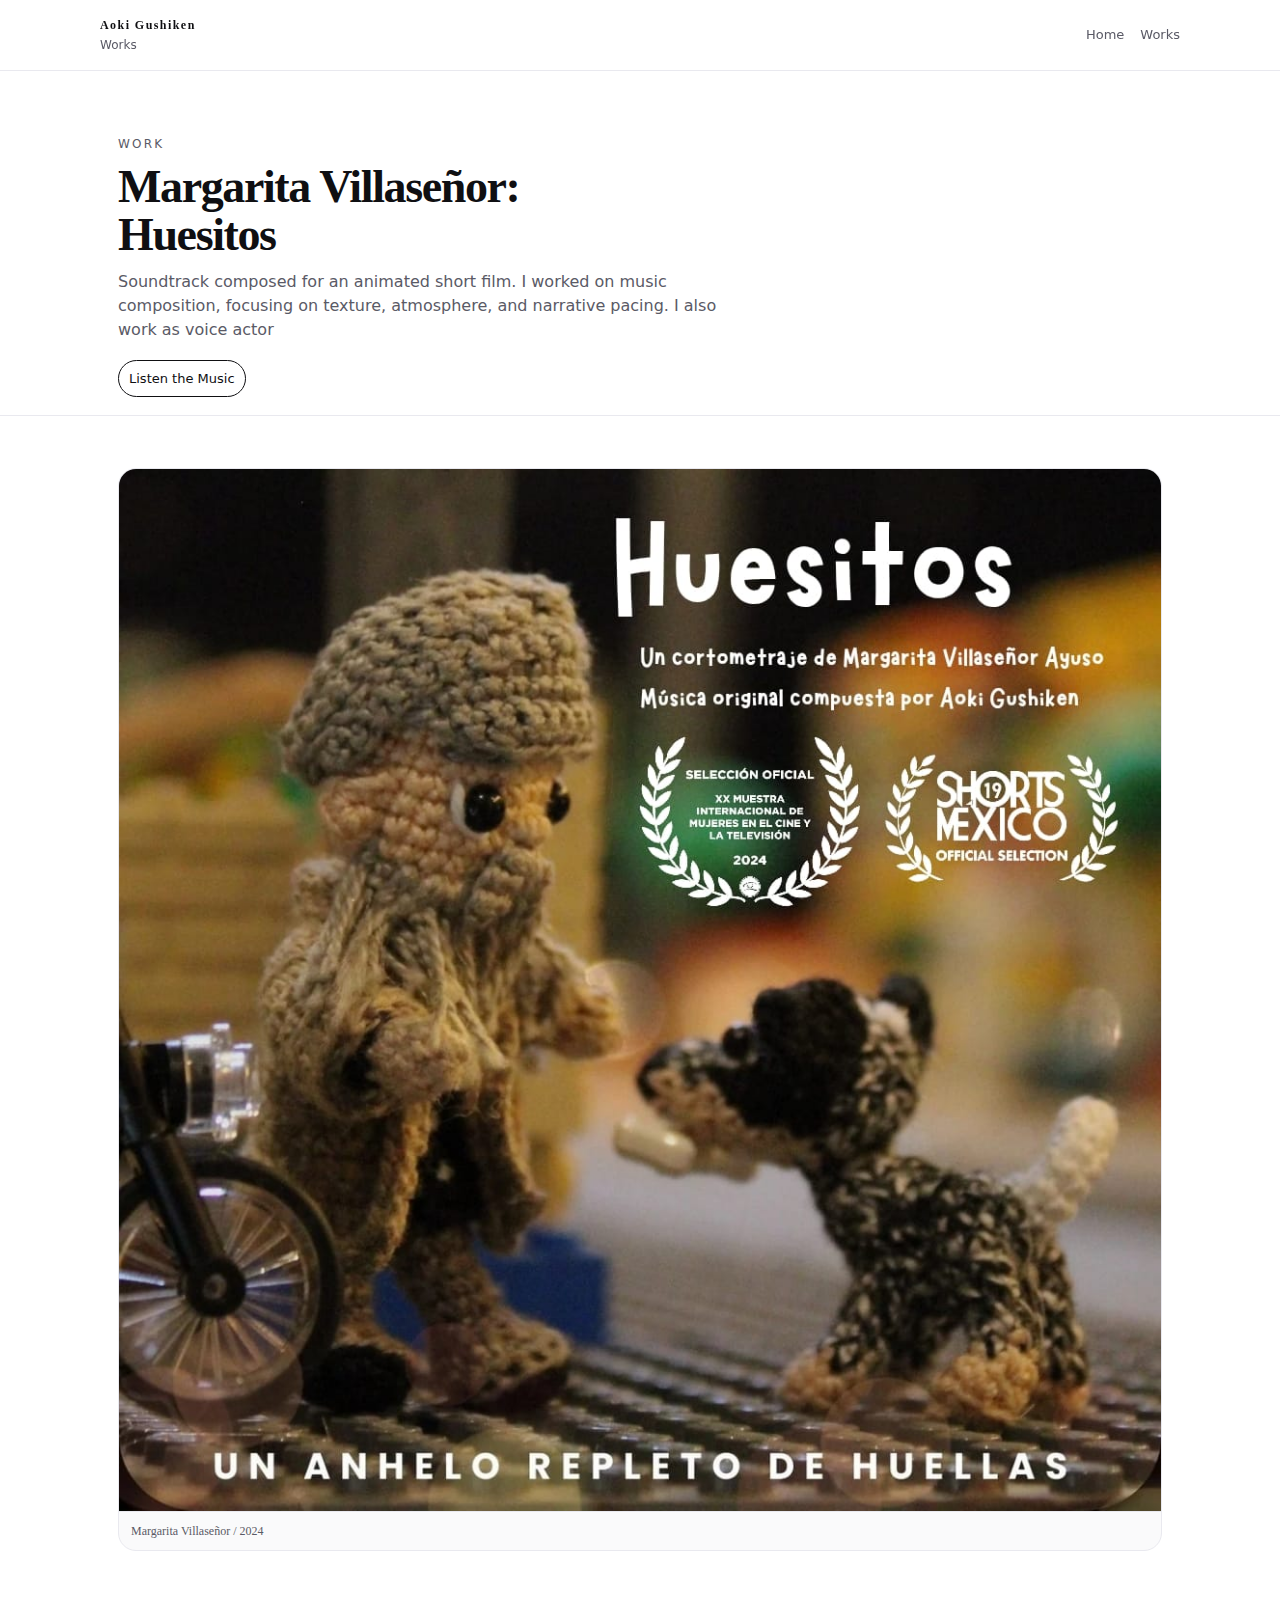
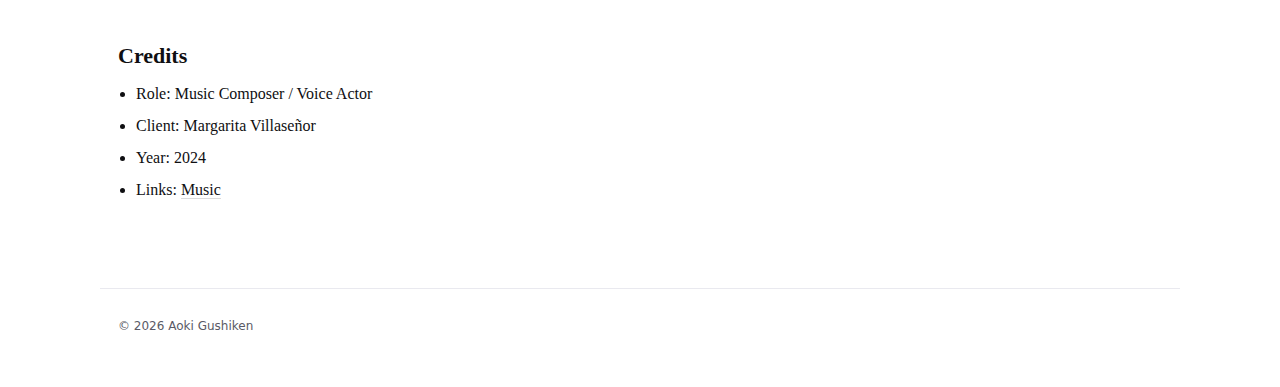
<file: works/work-6.html>
<!doctype html>
<html lang="en">
<head>
  <meta charset="utf-8" />
  <meta name="viewport" content="width=device-width,initial-scale=1" />
  <title>Work: Hojas de Romero</title>
  <link rel="stylesheet" href="style.css" />
</head>
<body>
  <header class="header">
    <div class="wrap header__inner">
      <a class="brand" href="../index.html#works">
        <span class="brand__name">Aoki Gushiken</span>
        <span class="brand__role">Works</span>
      </a>
      <nav class="nav">
        <a href="../index.html">Home</a>
        <a href="../index.html#works">Works</a>
      </nav>
      <button class="menu" type="button" aria-label="Abrir menú" aria-expanded="false">Menu</button>
    </div>
  </header>

  <main>
    <section class="hero" style="padding-bottom:18px">
      <div class="wrap">
        <p class="kicker">WORK</p>
        <h1 class="title" style="margin-bottom:10px">Margarita Villaseñor:<br/>Huesitos</h1>
        <p class="lead">Soundtrack composed for an animated short film. I worked on music composition, focusing on texture, atmosphere, and narrative pacing. I also work as voice actor</p>

        <div class="workcard__links" style="margin-top:18px">
          <a class="pill" href="https://soundcloud.com/aoki-gushiken/sets/huesitos-original-score" target="_blank" rel="noopener">Listen the Music</a>
          <!-- <a class="textlink" href="./">← Volver a Works</a> -->
        </div>
      </div>
    </section>

    <section class="section">
    <div class="wrap">
    <figure class="banner2">
      <img src="../assets/works/work-6.jpg" alt="Banner visual" />
      <figcaption>Margarita Villaseñor / 2024</figcaption>
    </figure>
    </div>
    </section>

    <section class="section" style="border-top:none; padding-top:18px">
      <div class="wrap">
        <div style="margin-top:18px; max-width:70ch">
          <h2 style="margin:0 0 8px; font-size:22px">Credits</h2>
          <ul class="list">
            <li>Role: Music Composer / Voice Actor</li>
            <li>Client: Margarita Villaseñor</li>
            <li>Year: 2024</li>
          <li>Links: <a target="_blank" href="https://soundcloud.com/aoki-gushiken/sets/huesitos-original-score" class="textlink">Music</a></li>
          </ul>
        </div>
      </div>
    </section>
  </main>

  <footer class="footer">
    <div class="wrap footer__inner">
      <p class="small muted">© <span id="y"></span> Aoki Gushiken</p>
    </div>
  </footer>

  <script>
    document.getElementById("y").textContent = new Date().getFullYear();
    const btn = document.querySelector(".menu");
    const nav = document.querySelector(".nav");
    btn.addEventListener("click", () => {
      const open = nav.classList.toggle("nav--open");
      btn.setAttribute("aria-expanded", String(open));
    });
  </script>
</body>
</html>
</file>
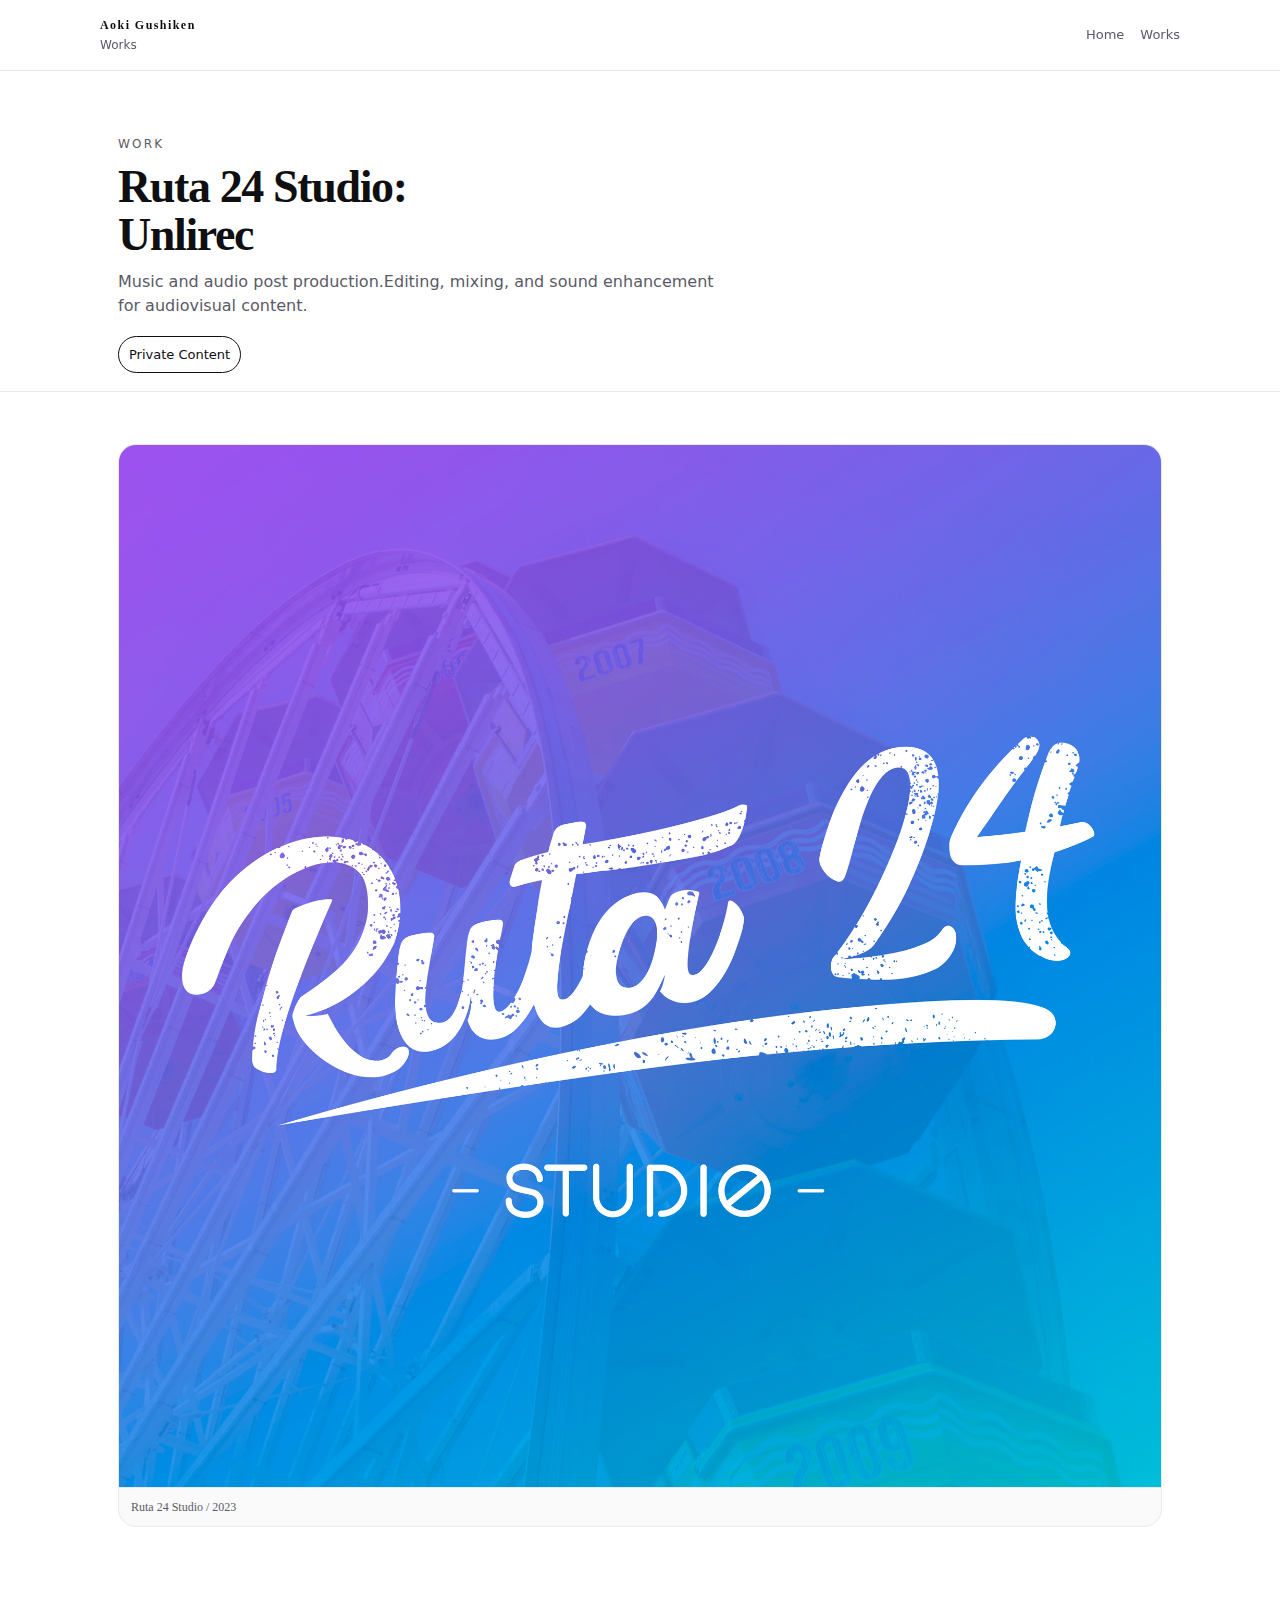
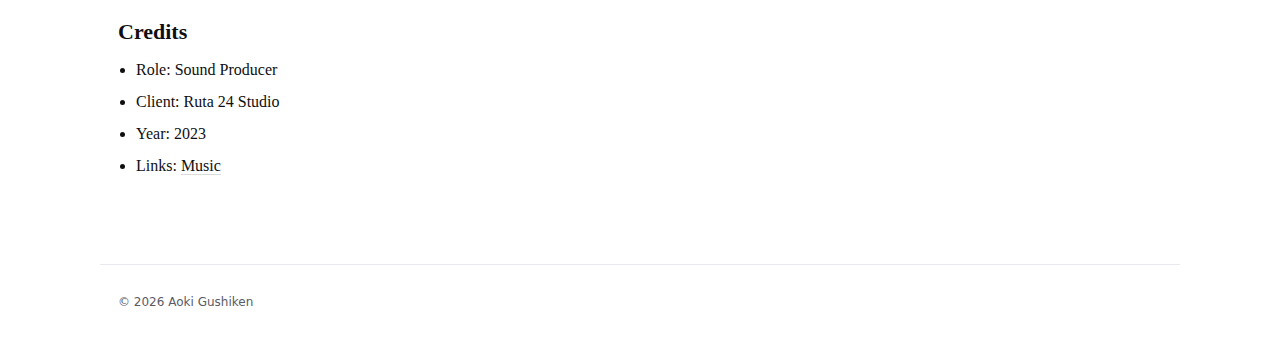
<file: works/work-7.html>
<!doctype html>
<html lang="en">
<head>
  <meta charset="utf-8" />
  <meta name="viewport" content="width=device-width,initial-scale=1" />
  <title>Work: Unilirec</title>
  <link rel="stylesheet" href="style.css" />
</head>
<body>
  <header class="header">
    <div class="wrap header__inner">
      <a class="brand" href="../index.html#works">
        <span class="brand__name">Aoki Gushiken</span>
        <span class="brand__role">Works</span>
      </a>
      <nav class="nav">
        <a href="../index.html">Home</a>
        <a href="../index.html#works">Works</a>
      </nav>
      <button class="menu" type="button" aria-label="Abrir menú" aria-expanded="false">Menu</button>
    </div>
  </header>

  <main>
    <section class="hero" style="padding-bottom:18px">
      <div class="wrap">
        <p class="kicker">WORK</p>
        <h1 class="title" style="margin-bottom:10px">Ruta 24 Studio:<br/>Unlirec</h1>
        <p class="lead">Music and audio post production.Editing, mixing, and sound enhancement for audiovisual content. </p>

        <div class="workcard__links" style="margin-top:18px">
          <a class="pill" href="#" rel="noopener">Private Content</a>
          <!-- <a class="textlink" href="./">← Volver a Works</a> -->
        </div>
      </div>
    </section>

    <section class="section">
    <div class="wrap">
    <figure class="banner2">
      <img src="../assets/works/work-7.jpg" alt="Banner visual" />
      <figcaption>Ruta 24 Studio / 2023</figcaption>
    </figure>
    </div>
    </section>

    <section class="section" style="border-top:none; padding-top:18px">
      <div class="wrap">
        <div style="margin-top:18px; max-width:70ch">
          <h2 style="margin:0 0 8px; font-size:22px">Credits</h2>
          <ul class="list">
            <li>Role: Sound Producer</li>
            <li>Client: Ruta 24 Studio</li>
            <li>Year: 2023</li>
          <li>Links: <a href="" class="textlink">Music</a></li>
          </ul>
        </div>
      </div>
    </section>
  </main>

  <footer class="footer">
    <div class="wrap footer__inner">
      <p class="small muted">© <span id="y"></span> Aoki Gushiken</p>
    </div>
  </footer>

  <script>
    document.getElementById("y").textContent = new Date().getFullYear();
    const btn = document.querySelector(".menu");
    const nav = document.querySelector(".nav");
    btn.addEventListener("click", () => {
      const open = nav.classList.toggle("nav--open");
      btn.setAttribute("aria-expanded", String(open));
    });
  </script>
</body>
</html>
</file>
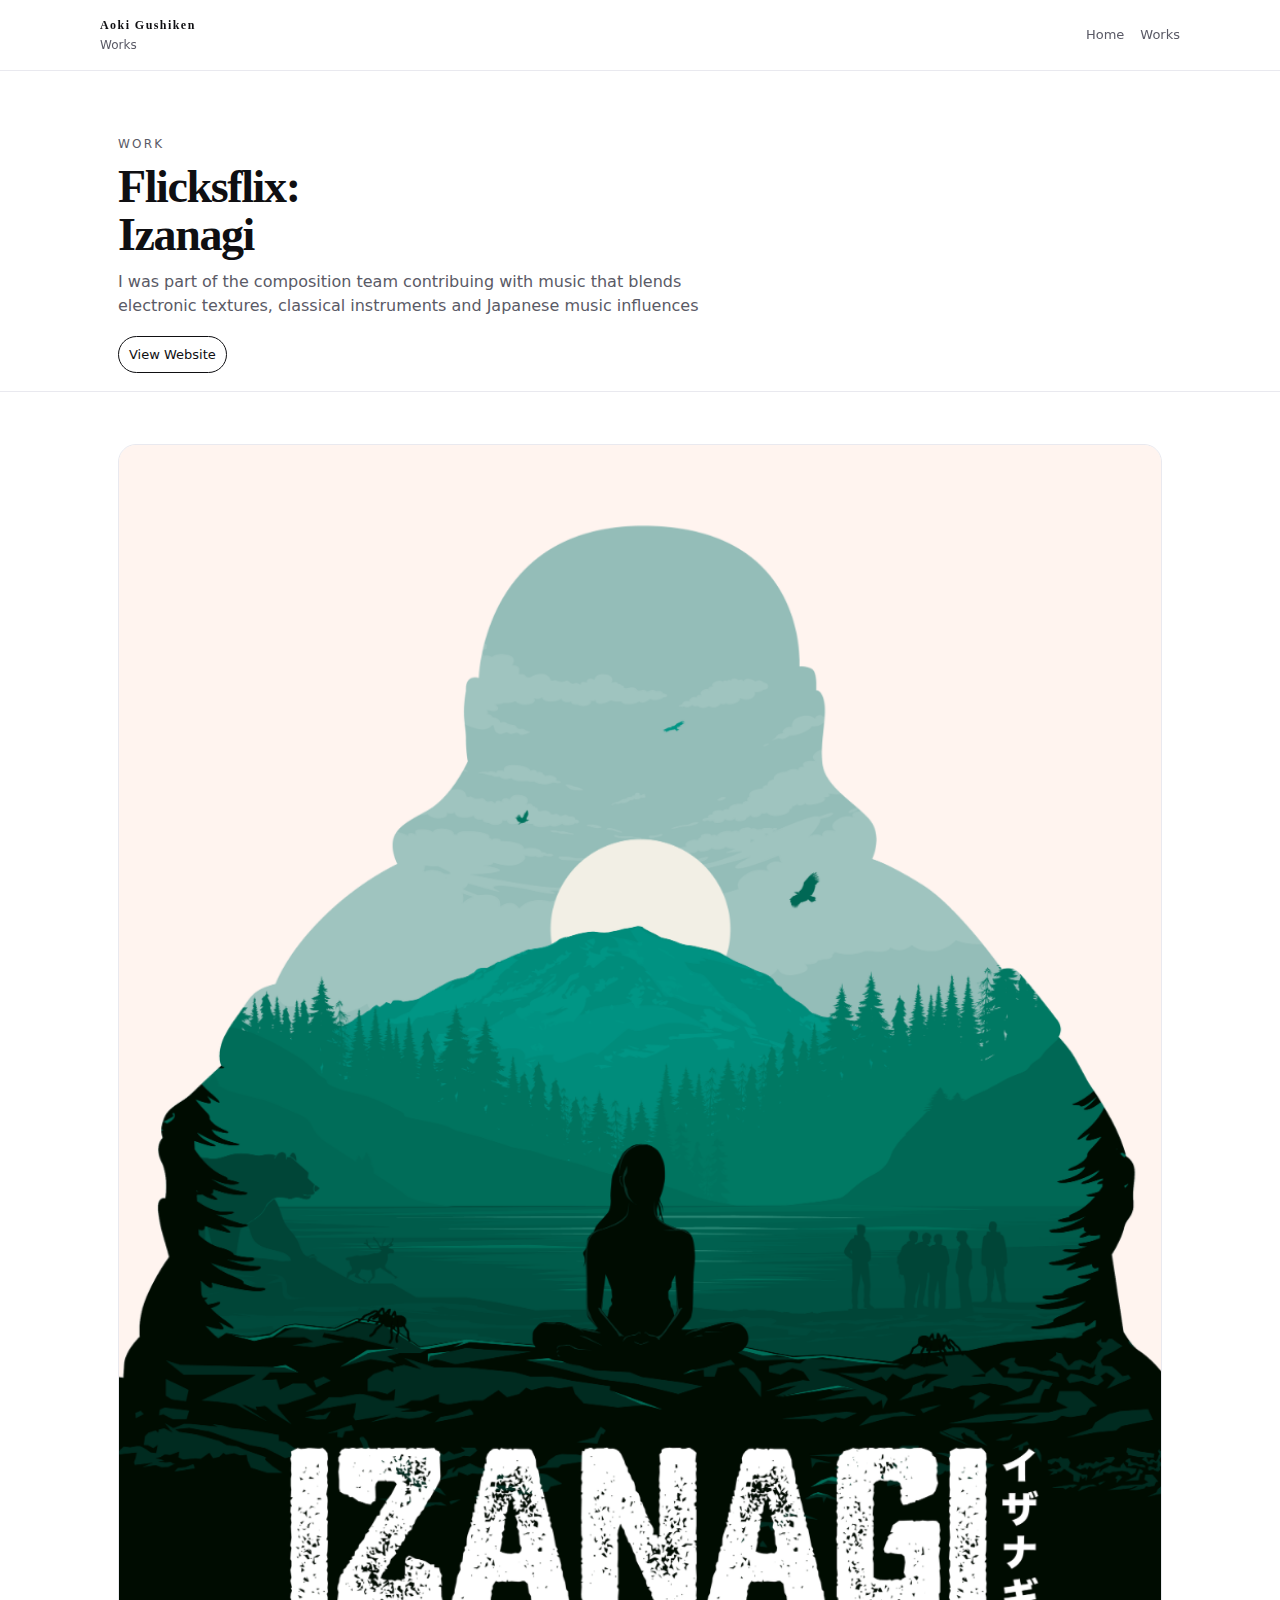
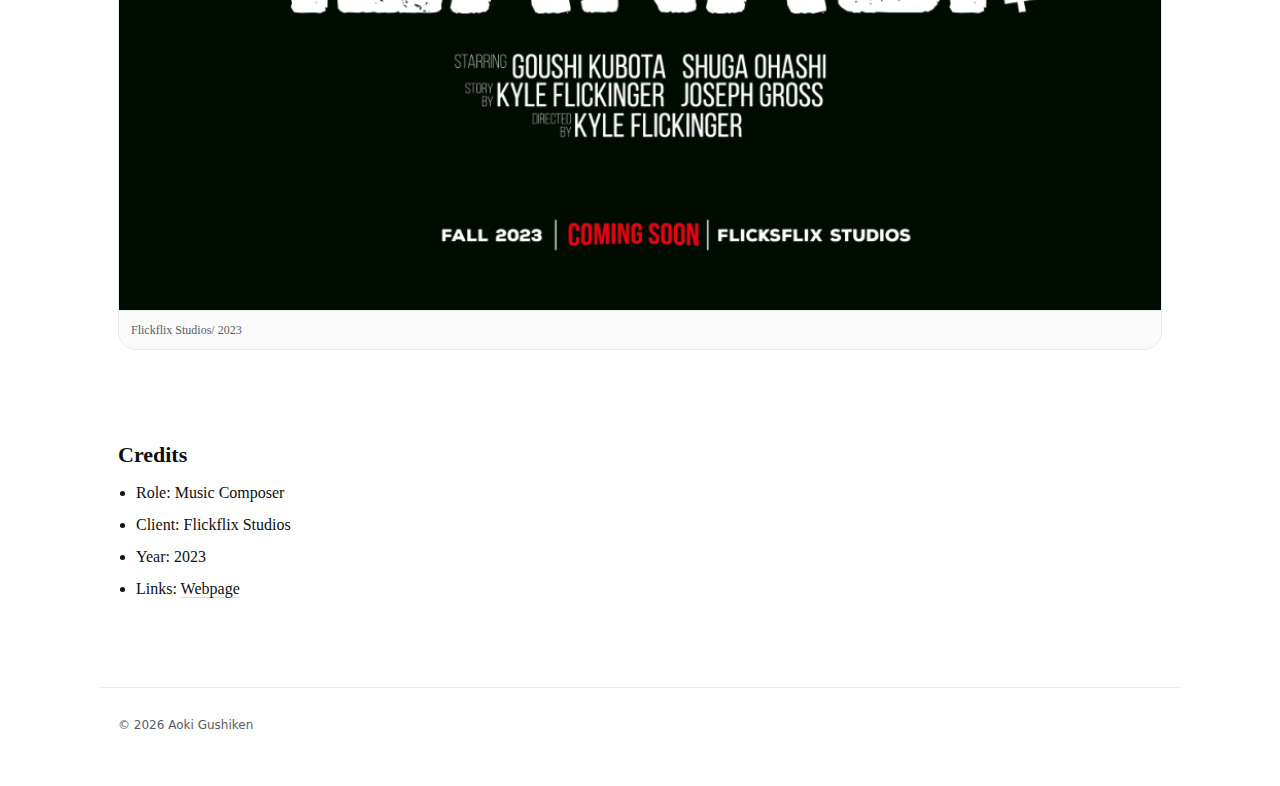
<file: works/work-8.html>
<!doctype html>
<html lang="en">
<head>
  <meta charset="utf-8" />
  <meta name="viewport" content="width=device-width,initial-scale=1" />
  <title>Work: Iznagi</title>
  <link rel="stylesheet" href="style.css" />
</head>
<body>
  <header class="header">
    <div class="wrap header__inner">
      <a class="brand" href="../index.html#works">
        <span class="brand__name">Aoki Gushiken</span>
        <span class="brand__role">Works</span>
      </a>
      <nav class="nav">
        <a href="../index.html">Home</a>
        <a href="../index.html#works">Works</a>
      </nav>
      <button class="menu" type="button" aria-label="Abrir menú" aria-expanded="false">Menu</button>
    </div>
  </header>

  <main>
    <section class="hero" style="padding-bottom:18px">
      <div class="wrap">
        <p class="kicker">WORK</p>
        <h1 class="title" style="margin-bottom:10px">Flicksflix:<br/>Izanagi</h1>
        <p class="lead">I was part of the composition team contribuing with music that blends electronic textures, classical instruments and Japanese music influences </p>

        <div class="workcard__links" style="margin-top:18px">
          <a class="pill" target="_blank" href="https://www.flicksflix.com/izanagi" rel="noopener">View Website</a>
          <!-- <a class="textlink" href="./">← Volver a Works</a> -->
        </div>
      </div>
    </section>

    <section class="section">
    <div class="wrap">
    <figure class="banner2">
      <img src="../assets/works/work-8.png" alt="Banner visual" />
      <figcaption>Flickflix Studios/ 2023</figcaption>
    </figure>
    </div>
    </section>

    <section class="section" style="border-top:none; padding-top:18px">
      <div class="wrap">
        <div style="margin-top:18px; max-width:70ch">
          <h2 style="margin:0 0 8px; font-size:22px">Credits</h2>
          <ul class="list">
            <li>Role: Music Composer</li>
            <li>Client: Flickflix Studios</li>
            <li>Year: 2023</li>
          <li>Links: <a target="_blank" href="https://www.flicksflix.com/izanagi" class="textlink">Webpage</a></li>
          </ul>
        </div>
      </div>
    </section>
  </main>

  <footer class="footer">
    <div class="wrap footer__inner">
      <p class="small muted">© <span id="y"></span> Aoki Gushiken</p>
    </div>
  </footer>

  <script>
    document.getElementById("y").textContent = new Date().getFullYear();
    const btn = document.querySelector(".menu");
    const nav = document.querySelector(".nav");
    btn.addEventListener("click", () => {
      const open = nav.classList.toggle("nav--open");
      btn.setAttribute("aria-expanded", String(open));
    });
  </script>
</body>
</html>
</file>
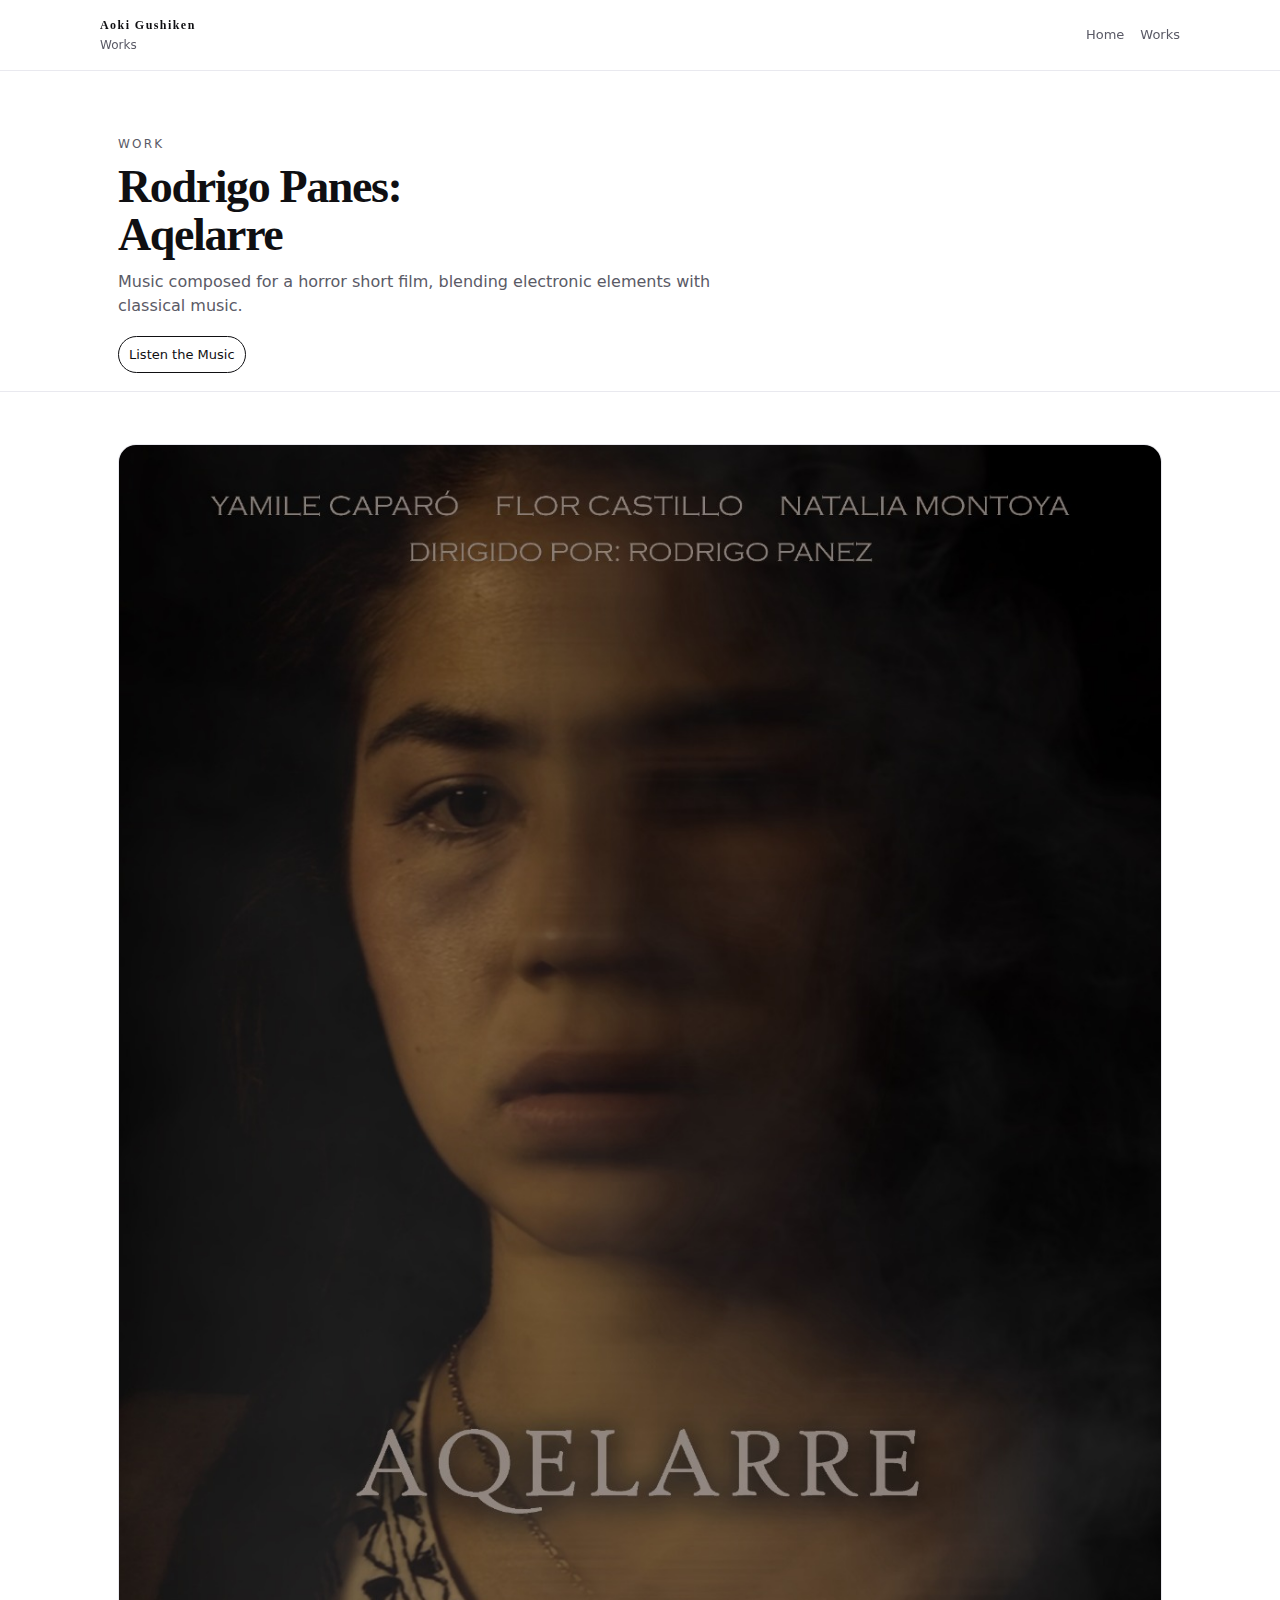
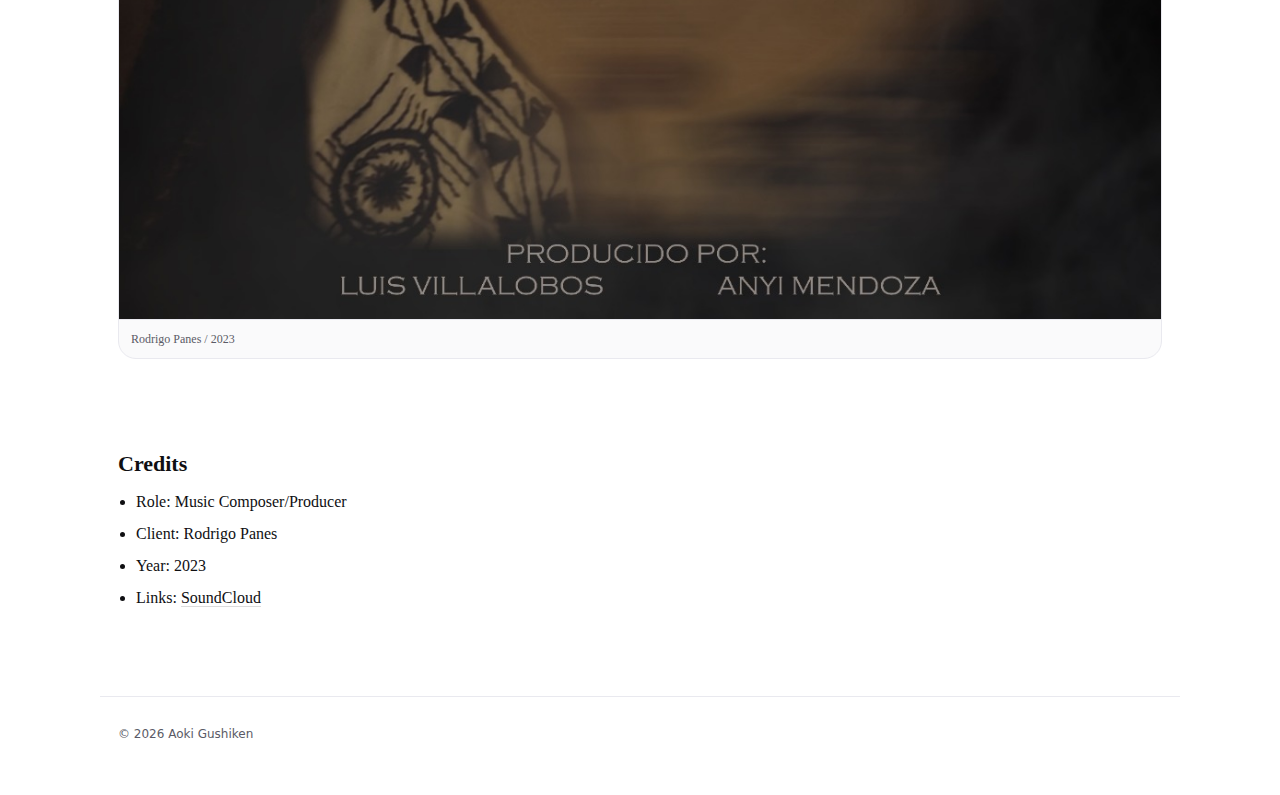
<file: works/work-9.html>
<!doctype html>
<html lang="en">
<head>
  <meta charset="utf-8" />
  <meta name="viewport" content="width=device-width,initial-scale=1" />
  <title>Work: Aqelarre</title>
  <link rel="stylesheet" href="style.css" />
</head>
<body>
  <header class="header">
    <div class="wrap header__inner">
      <a class="brand" href="../index.html#works">
        <span class="brand__name">Aoki Gushiken</span>
        <span class="brand__role">Works</span>
      </a>
      <nav class="nav">
        <a href="../index.html">Home</a>
        <a href="../index.html#works">Works</a>
      </nav>
      <button class="menu" type="button" aria-label="Abrir menú" aria-expanded="false">Menu</button>
    </div>
  </header>

  <main>
    <section class="hero" style="padding-bottom:18px">
      <div class="wrap">
        <p class="kicker">WORK</p>
        <h1 class="title" style="margin-bottom:10px">Rodrigo Panes:<br/>Aqelarre</h1>
        <p class="lead">Music composed for a horror short film, blending electronic elements with classical music.</p>

        <div class="workcard__links" style="margin-top:18px">
          <a class="pill" target="_blank" href="https://soundcloud.com/aoki-gushiken/sets/aquelarre-2023-soundtrack" rel="noopener">Listen  the Music</a>
          <!-- <a class="textlink" href="./">← Volver a Works</a> -->
        </div>
      </div>
    </section>

    <section class="section">
    <div class="wrap">
    <figure class="banner2">
      <img src="../assets/works/work-9.jpg" alt="Banner visual" />
      <figcaption>Rodrigo Panes / 2023</figcaption>
    </figure>
    </div>
    </section>

    <section class="section" style="border-top:none; padding-top:18px">
      <div class="wrap">
        <div style="margin-top:18px; max-width:70ch">
          <h2 style="margin:0 0 8px; font-size:22px">Credits</h2>
          <ul class="list">
            <li>Role: Music Composer/Producer</li>
            <li>Client: Rodrigo Panes</li>
            <li>Year: 2023</li>
          <li>Links: <a target="_blank" href="https://soundcloud.com/aoki-gushiken/sets/aquelarre-2023-soundtrack" class="textlink">SoundCloud</a></li>
          </ul>
        </div>
      </div>
    </section>
  </main>

  <footer class="footer">
    <div class="wrap footer__inner">
      <p class="small muted">© <span id="y"></span> Aoki Gushiken</p>
    </div>
  </footer>

  <script>
    document.getElementById("y").textContent = new Date().getFullYear();
    const btn = document.querySelector(".menu");
    const nav = document.querySelector(".nav");
    btn.addEventListener("click", () => {
      const open = nav.classList.toggle("nav--open");
      btn.setAttribute("aria-expanded", String(open));
    });
  </script>
</body>
</html>
</file>
<file: style.css>
:root{
  --bg:#ffffff;
  --text:#0f0f12;
  --muted:#5a5a66;
  --line:#e9e9ef;
  --card:#fafafb;
  --max:1080px;
  --r:18px;
}

*{box-sizing:border-box}
html{scroll-behavior:smooth}
body{
  margin:0;
  font-family: ui-serif, Georgia, "Times New Roman", Times, serif;
  color:var(--text);
  background:var(--bg);
  line-height:1.5;
}

a{color:inherit; text-decoration:none}
a:hover{opacity:.75}

.wrap{max-width:var(--max); margin:0 auto; padding:0 18px}

.header{
  position:sticky; top:0; z-index:30;
  background:rgba(255,255,255,.92);
  border-bottom:1px solid var(--line);
  backdrop-filter: blur(10px);
}
.header__inner{
  display:flex; align-items:center; justify-content:space-between;
  padding:16px 0;
  gap:18px;
}

.brand{display:flex; flex-direction:column; gap:2px}
.brand__name{letter-spacing:.12em; font-weight:700; font-size:12px}
.brand__role{font-family: ui-sans-serif, system-ui, -apple-system, Segoe UI, Roboto, Arial; color:var(--muted); font-size:12px}

.nav{display:flex; gap:16px; align-items:center}
.nav a{
  font-family: ui-sans-serif, system-ui, -apple-system, Segoe UI, Roboto, Arial;
  font-size:13px;
  color:var(--muted);
}
.nav a:hover{color:var(--text)}

.menu{
  display:none;
  border:1px solid var(--line);
  background:transparent;
  padding:8px 10px;
  border-radius:999px;
  font-family: ui-sans-serif, system-ui;
  font-size:13px;
}

.hero{padding:64px 0 26px}
.hero__grid{
  display:grid;
  grid-template-columns: 1.2fr .8fr;
  gap:28px;
  align-items:start;
}

.kicker{
  margin:0 0 10px;
  font-family: ui-sans-serif, system-ui;
  font-size:12px;
  letter-spacing:.18em;
  color:var(--muted);
}

.title{
  margin:0 0 14px;
  font-size:46px;
  letter-spacing:-.03em;
  line-height:1.05;
}

.lead{
  margin:0 0 18px;
  max-width:60ch;
  color:var(--muted);
  font-family: ui-sans-serif, system-ui;
}

.cta{display:flex; gap:10px; margin:18px 0}
.btn{
  display:inline-flex; align-items:center; justify-content:center;
  padding:10px 14px;
  border-radius:999px;
  border:1px solid var(--text);
  font-family: ui-sans-serif, system-ui;
  font-size:13px;
}
.btn--ghost{
  border-color:var(--line);
  color:var(--text);
}

.links{display:flex; gap:14px; flex-wrap:wrap}
.links a{font-family: ui-sans-serif, system-ui; font-size:13px; color:var(--muted)}

.hero__photo{
  margin:0;
  border:1px solid var(--line);
  border-radius:var(--r);
  overflow:hidden;
  background:var(--card);
}
.hero__photo img{width:100%; height:360px; object-fit:cover; display:block}
.hero__photo figcaption{
  padding:10px 12px;
  font-family: ui-sans-serif, system-ui;
  font-size:12px;
  color:var(--muted);
  border-top:1px solid var(--line);
}

.quotes{padding:18px 0 6px}
.quotes blockquote{
  margin:0 0 14px;
  padding:14px 14px;
  border-left:3px solid var(--text);
  background:linear-gradient(90deg, rgba(15,15,18,.04), transparent);
  font-size:16px;
}
.quotes span{
  display:block;
  margin-top:6px;
  font-family: ui-sans-serif, system-ui;
  font-size:12px;
  color:var(--muted);
  letter-spacing:.06em;
}

.section{padding:52px 0; border-top:1px solid var(--line)}
.section__head{margin-bottom:18px}
.section__head h2{margin:0 0 6px; font-size:26px}
.section__head p{margin:0; color:var(--muted); font-family: ui-sans-serif, system-ui}

.section__foot{margin-top:18px}

.card{
  border:1px solid var(--line);
  background:var(--card);
  border-radius:var(--r);
  padding:16px;
}

.card h3 {
 margin: 0 0 8px 0;
}

.card iframe {
  display: block;
  margin: 0;
}


.muted{color:var(--muted)}
.small{font-size:12px; font-family: ui-sans-serif, system-ui}

.listen__grid{
  display:grid;
  grid-template-columns: 1fr 1fr;
  gap:16px;
  align-items:start;
}
.embed{margin-top:10px}

.list{margin:10px 0 0; padding-left:18px}
.list li{margin:8px 0}
.list a{border-bottom:1px solid rgba(15,15,18,.15)}
.list a:hover{border-bottom-color:rgba(15,15,18,.35)}

.projects{display:flex; flex-direction:column; gap:14px}
.project{
  display:grid;
  grid-template-columns: 220px 1fr;
  gap:14px;
  padding:14px;
  border:1px solid var(--line);
  border-radius:var(--r);
}
.project img{
  width:100%;
  height:150px;
  object-fit:cover;
  border-radius:14px;
  border:1px solid var(--line);
  background:var(--card);
}
.project h3{margin:0 0 6px; font-size:20px}
.more{
  display:inline-block;
  margin-top:10px;
  font-family: ui-sans-serif, system-ui;
  font-size:13px;
  border-bottom:1px solid rgba(15,15,18,.18);
}
.project__ph{
  height:150px;
  display:flex; align-items:center; justify-content:center;
  border-radius:14px;
  border:1px solid var(--line);
  background:repeating-linear-gradient(
    45deg, rgba(15,15,18,.05), rgba(15,15,18,.05) 10px,
    rgba(15,15,18,.02) 10px, rgba(15,15,18,.02) 20px
  );
  font-family: ui-sans-serif, system-ui;
  color:var(--muted);
}

.workgrid{
  display:grid;
  grid-template-columns: repeat(3, 1fr);
  gap:14px;
}
.work{
  border:1px solid var(--line);
  border-radius:var(--r);
  overflow:hidden;
  background:var(--card);
}
.work img{width:100%; height:210px; object-fit:cover; display:block}
.work > div{
  padding:12px;
  display:flex; justify-content:space-between; gap:10px;
  font-family: ui-sans-serif, system-ui;
  font-size:13px;
}
.work__ph{
  height:210px;
  display:flex; align-items:center; justify-content:center;
  background:linear-gradient(135deg, rgba(15,15,18,.06), rgba(15,15,18,.02));
  color:var(--muted);
  font-family: ui-sans-serif, system-ui;
}

.events{display:flex; flex-direction:column; gap:10px}
.event{
  display:grid;
  grid-template-columns: 160px 1fr auto;
  gap:14px;
  align-items:center;
  padding:14px;
  border:1px solid var(--line);
  border-radius:var(--r);
}
.event__date{font-family: ui-sans-serif, system-ui}
.event__day{letter-spacing:.12em; font-weight:700; font-size:12px}
.event__month{color:var(--muted); font-size:12px}
.event__place{font-weight:700}
.event__desc{font-family: ui-sans-serif, system-ui}

.pill{
  padding:8px 10px;
  border-radius:999px;
  border:1px solid var(--text);
  font-family: ui-sans-serif, system-ui;
  font-size:13px;
}

.split{
  display:grid;
  grid-template-columns: 1.2fr .8fr;
  gap:16px;
  align-items:start;
}
.contactline{
  font-family: ui-sans-serif, system-ui;
  font-size:16px;
}
.footer{padding:26px 0 40px}
.footer__inner{display:flex; justify-content:space-between; align-items:center; gap:16px; border-top:1px solid var(--line); padding-top:16px}

/* Responsive */
@media (max-width: 900px){
  .hero__grid{grid-template-columns:1fr}
  .title{font-size:38px}
  .listen__grid{grid-template-columns:1fr}
  .workgrid{grid-template-columns:1fr}
  .split{grid-template-columns:1fr}
  .project{grid-template-columns:1fr}
  .event{grid-template-columns:1fr}
  .nav{display:none}
  .menu{display:inline-flex}
  .nav.nav--open{
    display:flex;
    position:absolute;
    right:18px;
    top:64px;
    flex-direction:column;
    padding:12px;
    background:#fff;
    border:1px solid var(--line);
    border-radius:16px;
  }
}
</file>
<file: works/style.css>
:root{
  --bg:#ffffff;
  --text:#0f0f12;
  --muted:#5a5a66;
  --line:#e9e9ef;
  --card:#fafafb;
  --max:1080px;
  --r:18px;
}

*{box-sizing:border-box}
html{scroll-behavior:smooth}
body{
  margin:0;
  font-family: ui-serif, Georgia, "Times New Roman", Times, serif;
  color:var(--text);
  background:var(--bg);
  line-height:1.5;
}

a{color:inherit; text-decoration:none}
a:hover{opacity:.75}

.wrap{max-width:var(--max); margin:0 auto; padding:0 18px}

.header{
  position:sticky; top:0; z-index:30;
  background:rgba(255,255,255,.92);
  border-bottom:1px solid var(--line);
  backdrop-filter: blur(10px);
}
.header__inner{
  display:flex; align-items:center; justify-content:space-between;
  padding:16px 0;
  gap:18px;
}

.brand{display:flex; flex-direction:column; gap:2px}
.brand__name{letter-spacing:.12em; font-weight:700; font-size:12px}
.brand__role{font-family: ui-sans-serif, system-ui, -apple-system, Segoe UI, Roboto, Arial; color:var(--muted); font-size:12px}

.nav{display:flex; gap:16px; align-items:center}
.nav a{
  font-family: ui-sans-serif, system-ui, -apple-system, Segoe UI, Roboto, Arial;
  font-size:13px;
  color:var(--muted);
}
.nav a:hover{color:var(--text)}

.menu{
  display:none;
  border:1px solid var(--line);
  background:transparent;
  padding:8px 10px;
  border-radius:999px;
  font-family: ui-sans-serif, system-ui;
  font-size:13px;
}

.hero{padding:64px 0 26px}
.hero__grid{
  display:grid;
  grid-template-columns: 1.2fr .8fr;
  gap:28px;
  align-items:start;
}

.kicker{
  margin:0 0 10px;
  font-family: ui-sans-serif, system-ui;
  font-size:12px;
  letter-spacing:.18em;
  color:var(--muted);
}

.title{
  margin:0 0 14px;
  font-size:46px;
  letter-spacing:-.03em;
  line-height:1.05;
}

.lead{
  margin:0 0 18px;
  max-width:60ch;
  color:var(--muted);
  font-family: ui-sans-serif, system-ui;
}

.cta{display:flex; gap:10px; margin:18px 0}
.btn{
  display:inline-flex; align-items:center; justify-content:center;
  padding:10px 14px;
  border-radius:999px;
  border:1px solid var(--text);
  font-family: ui-sans-serif, system-ui;
  font-size:13px;
}
.btn--ghost{
  border-color:var(--line);
  color:var(--text);
}

.links{display:flex; gap:14px; flex-wrap:wrap}
.links a{font-family: ui-sans-serif, system-ui; font-size:13px; color:var(--muted)}

.hero__photo{
  margin:0;
  border:1px solid var(--line);
  border-radius:var(--r);
  overflow:hidden;
  background:var(--card);
}
.hero__photo img{width:100%; height:360px; object-fit:cover; display:block}
.hero__photo figcaption{
  padding:10px 12px;
  font-family: ui-sans-serif, system-ui;
  font-size:12px;
  color:var(--muted);
  border-top:1px solid var(--line);
}

.quotes{padding:18px 0 6px}
.quotes blockquote{
  margin:0 0 14px;
  padding:14px 14px;
  border-left:3px solid var(--text);
  background:linear-gradient(90deg, rgba(15,15,18,.04), transparent);
  font-size:16px;
}
.quotes span{
  display:block;
  margin-top:6px;
  font-family: ui-sans-serif, system-ui;
  font-size:12px;
  color:var(--muted);
  letter-spacing:.06em;
}

.section{padding:52px 0; border-top:1px solid var(--line)}
.section__head{margin-bottom:18px}
.section__head h2{margin:0 0 6px; font-size:26px}
.section__head p{margin:0; color:var(--muted); font-family: ui-sans-serif, system-ui}

.section__foot{margin-top:18px}

.card{
  border:1px solid var(--line);
  background:var(--card);
  border-radius:var(--r);
  padding:16px;
}
.muted{color:var(--muted)}
.small{font-size:12px; font-family: ui-sans-serif, system-ui}

.listen__grid{
  display:grid;
  grid-template-columns: 1fr 1fr;
  gap:16px;
  align-items:start;
}
.embed{margin-top:10px}

.list{margin:10px 0 0; padding-left:18px}
.list li{margin:8px 0}
.list a{border-bottom:1px solid rgba(15,15,18,.15)}
.list a:hover{border-bottom-color:rgba(15,15,18,.35)}

.works{display:flex; flex-direction:column; gap:14px}
.work{
  display:grid;
  grid-template-columns: 220px 1fr;
  gap:14px;
  padding:14px;
  border:1px solid var(--line);
  border-radius:var(--r);
}
.work img{
  width:100%;
  height:150px;
  object-fit:cover;
  border-radius:14px;
  border:1px solid var(--line);
  background:var(--card);
}
.work h3{margin:0 0 6px; font-size:20px}
.more{
  display:inline-block;
  margin-top:10px;
  font-family: ui-sans-serif, system-ui;
  font-size:13px;
  border-bottom:1px solid rgba(15,15,18,.18);
}
.work__ph{
  height:150px;
  display:flex; align-items:center; justify-content:center;
  border-radius:14px;
  border:1px solid var(--line);
  background:repeating-linear-gradient(
    45deg, rgba(15,15,18,.05), rgba(15,15,18,.05) 10px,
    rgba(15,15,18,.02) 10px, rgba(15,15,18,.02) 20px
  );
  font-family: ui-sans-serif, system-ui;
  color:var(--muted);
}

.albumgrid{
  display:grid;
  grid-template-columns: repeat(3, 1fr);
  gap:14px;
}
.album{
  border:1px solid var(--line);
  border-radius:var(--r);
  overflow:hidden;
  background:var(--card);
}
.album img{width:100%; height:210px; object-fit:cover; display:block}
.album > div{
  padding:12px;
  display:flex; justify-content:space-between; gap:10px;
  font-family: ui-sans-serif, system-ui;
  font-size:13px;
}
.album__ph{
  height:210px;
  display:flex; align-items:center; justify-content:center;
  background:linear-gradient(135deg, rgba(15,15,18,.06), rgba(15,15,18,.02));
  color:var(--muted);
  font-family: ui-sans-serif, system-ui;
}

.events{display:flex; flex-direction:column; gap:10px}
.event{
  display:grid;
  grid-template-columns: 160px 1fr auto;
  gap:14px;
  align-items:center;
  padding:14px;
  border:1px solid var(--line);
  border-radius:var(--r);
}
.event__date{font-family: ui-sans-serif, system-ui}
.event__day{letter-spacing:.12em; font-weight:700; font-size:12px}
.event__month{color:var(--muted); font-size:12px}
.event__place{font-weight:700}
.event__desc{font-family: ui-sans-serif, system-ui}

.pill{
  padding:8px 10px;
  border-radius:999px;
  border:1px solid var(--text);
  font-family: ui-sans-serif, system-ui;
  font-size:13px;
}

.split{
  display:grid;
  grid-template-columns: 1.2fr .8fr;
  gap:16px;
  align-items:start;
}
.contactline{
  font-family: ui-sans-serif, system-ui;
  font-size:16px;
}
.footer{padding:26px 0 40px}
.footer__inner{display:flex; justify-content:space-between; align-items:center; gap:16px; border-top:1px solid var(--line); padding-top:16px}

/* Responsive */
@media (max-width: 900px){
  .hero__grid{grid-template-columns:1fr}
  .title{font-size:38px}
  .listen__grid{grid-template-columns:1fr}
  .albumgrid{grid-template-columns:1fr}
  .split{grid-template-columns:1fr}
  .work{grid-template-columns:1fr}
  .event{grid-template-columns:1fr}
  .nav{display:none}
  .menu{display:inline-flex}
  .nav.nav--open{
    display:flex;
    position:absolute;
    right:18px;
    top:64px;
    flex-direction:column;
    padding:12px;
    background:#fff;
    border:1px solid var(--line);
    border-radius:16px;
  }
}

/* Works page */
.workcard{
  display:grid;
  grid-template-columns: 1fr 1.1fr;
  gap:16px;
  padding:16px;
  border:1px solid var(--line);
  border-radius: var(--r);
  background: var(--card);
  margin-bottom:14px;
}

.workcard__title{
  margin:0 0 8px;
  font-size:22px;
  letter-spacing:-.02em;
}

.workcard__desc{
  margin:0 0 10px;
  font-family: ui-sans-serif, system-ui;
}

.chips{
  list-style:none;
  padding:0;
  margin:10px 0 0;
  display:flex;
  flex-wrap:wrap;
  gap:8px;
}
.chips li{
  font-family: ui-sans-serif, system-ui;
  font-size:12px;
  color:var(--muted);
  border:1px solid var(--line);
  border-radius:999px;
  padding:6px 10px;
  background:#fff;
}

.workcard__links{
  display:flex;
  flex-wrap:wrap;
  gap:12px;
  align-items:center;
  margin-top:12px;
}

.workcard__gallery{
  display:grid;
  grid-template-columns: repeat(3, 1fr);
  gap:10px;
  align-content:start;
}
.workcard__gallery img{
  width:100%;
  height:140px;
  object-fit:cover;
  border-radius:14px;
  border:1px solid var(--line);
  background:#fff;
}

/* responsive */
@media (max-width: 900px){
  .workcard{grid-template-columns:1fr}
  .workcard__gallery{grid-template-columns: repeat(2, 1fr)}
  .workcard__gallery img{height:160px}
}

.banner{
  margin:0;
  border-radius:18px;
  overflow:hidden;
  border:1px solid var(--line);
  background:var(--card);
}

.banner img{
  width:100%;
  height:360px;
  object-fit:cover;
  display:block;
}

.banner figcaption{
  padding:10px 12px;
  font-size:12px;
  color:var(--muted);
  border-top:1px solid var(--line);
}

.banner2{
  margin:0;
  border-radius:18px;
  overflow:hidden;
  border:1px solid var(--line);
  background:var(--card);
}

.banner2 img{
  width:100%;
  height:100%;
  object-fit:cover;
  display:block;
}

.banner2 figcaption{
  padding:10px 12px;
  font-size:12px;
  color:var(--muted);
  border-top:1px solid var(--line);
}
</file>
